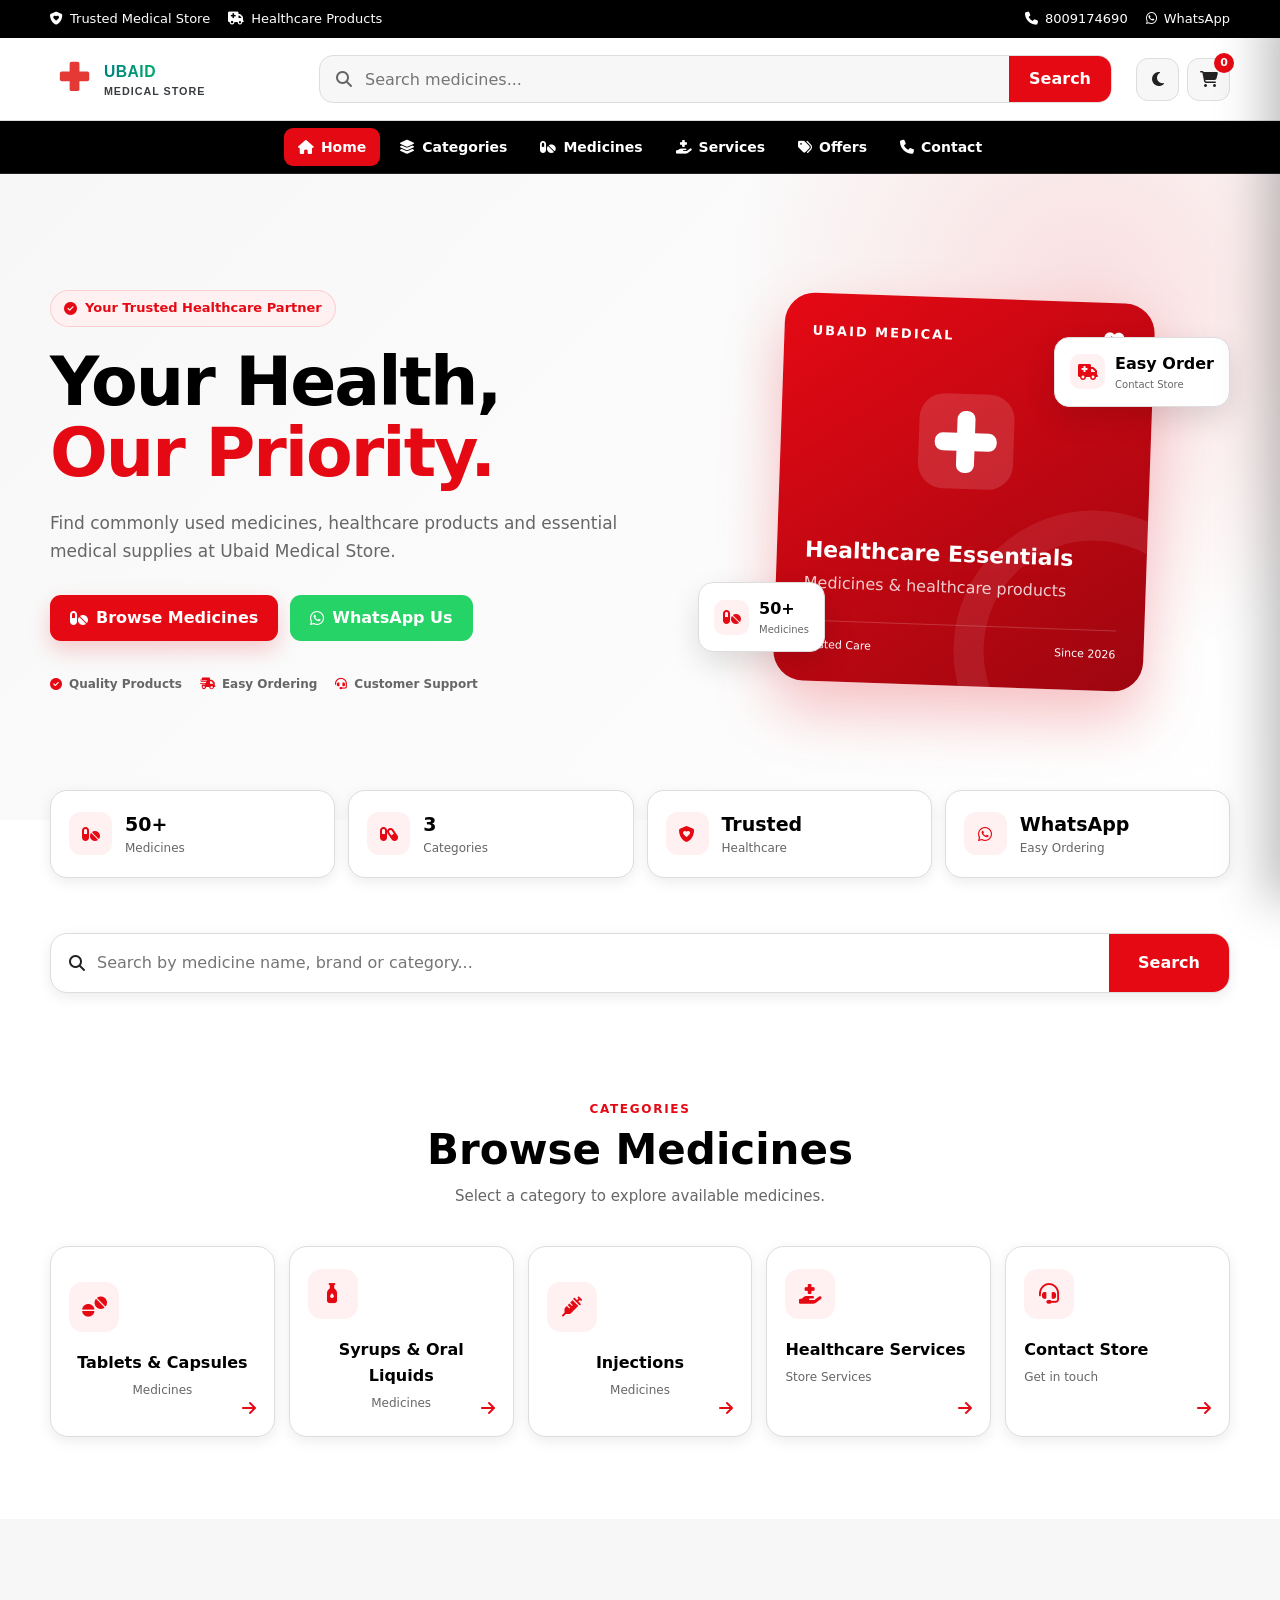
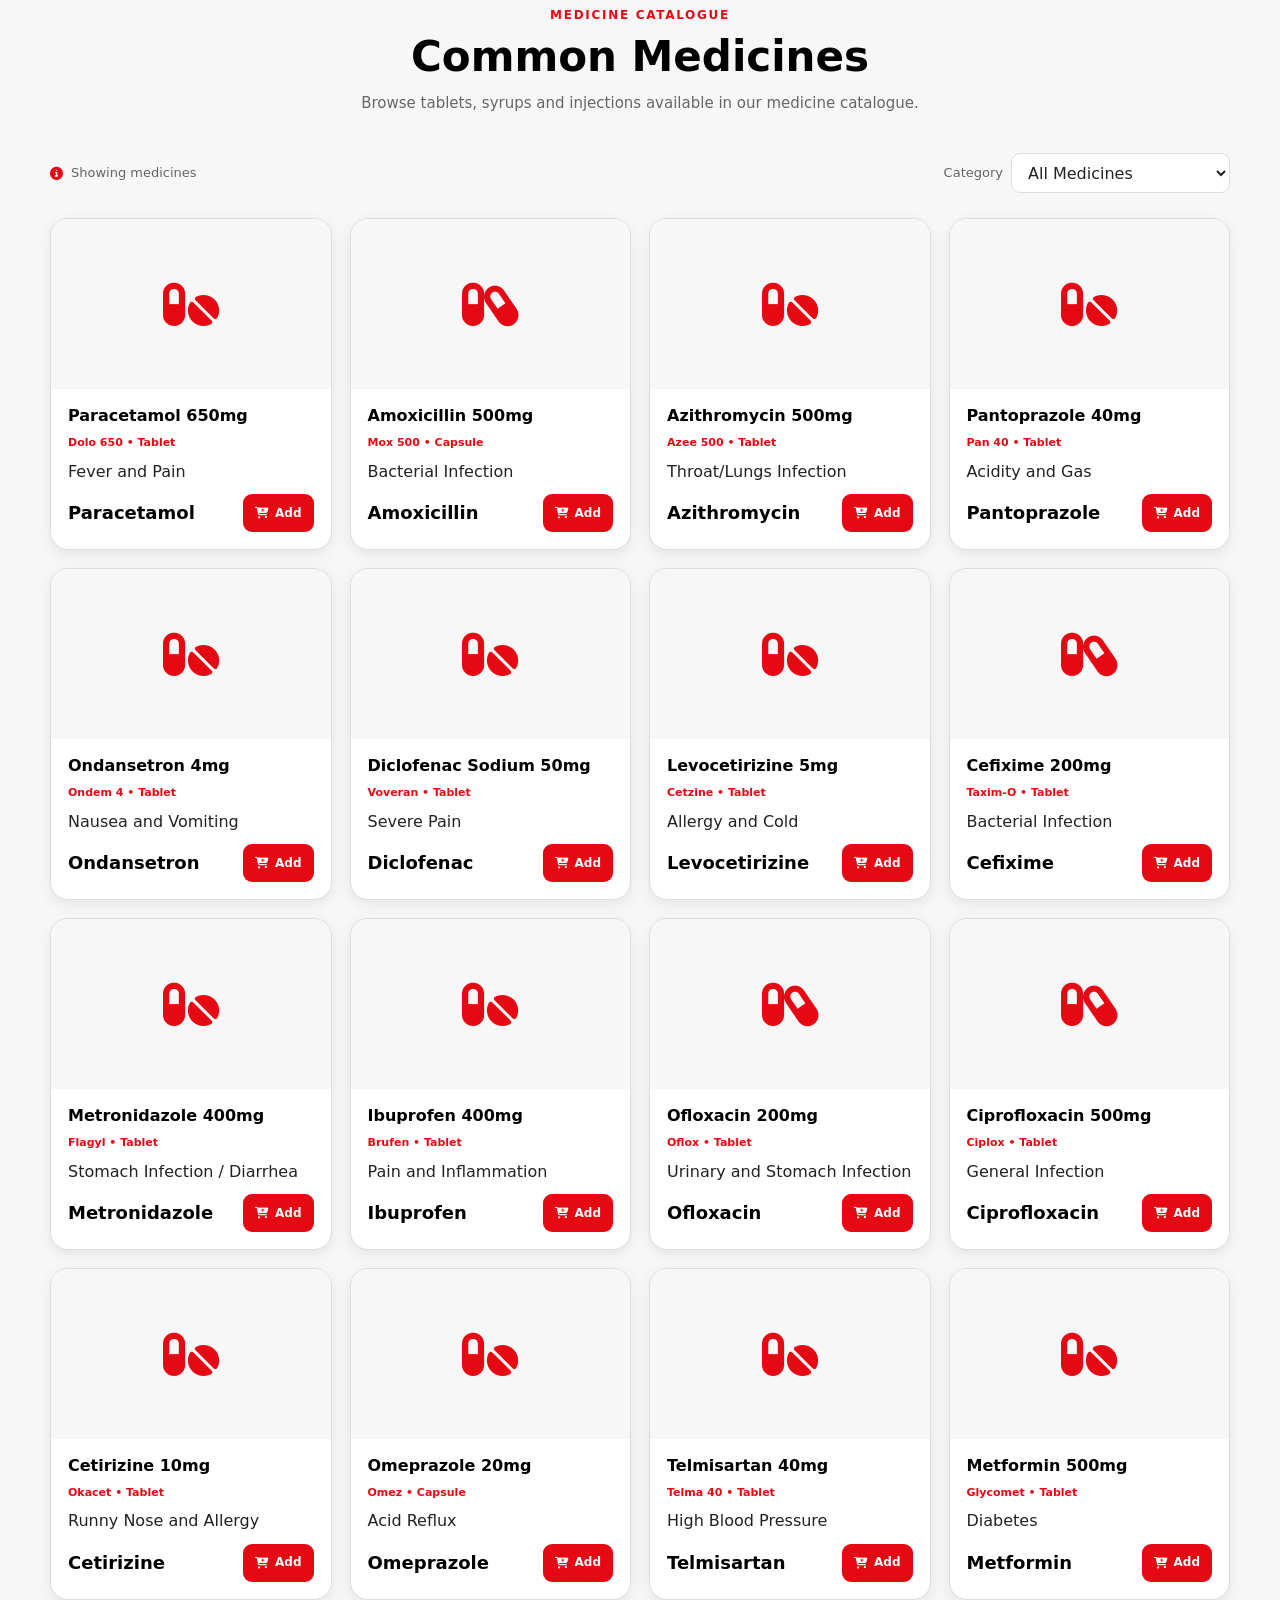
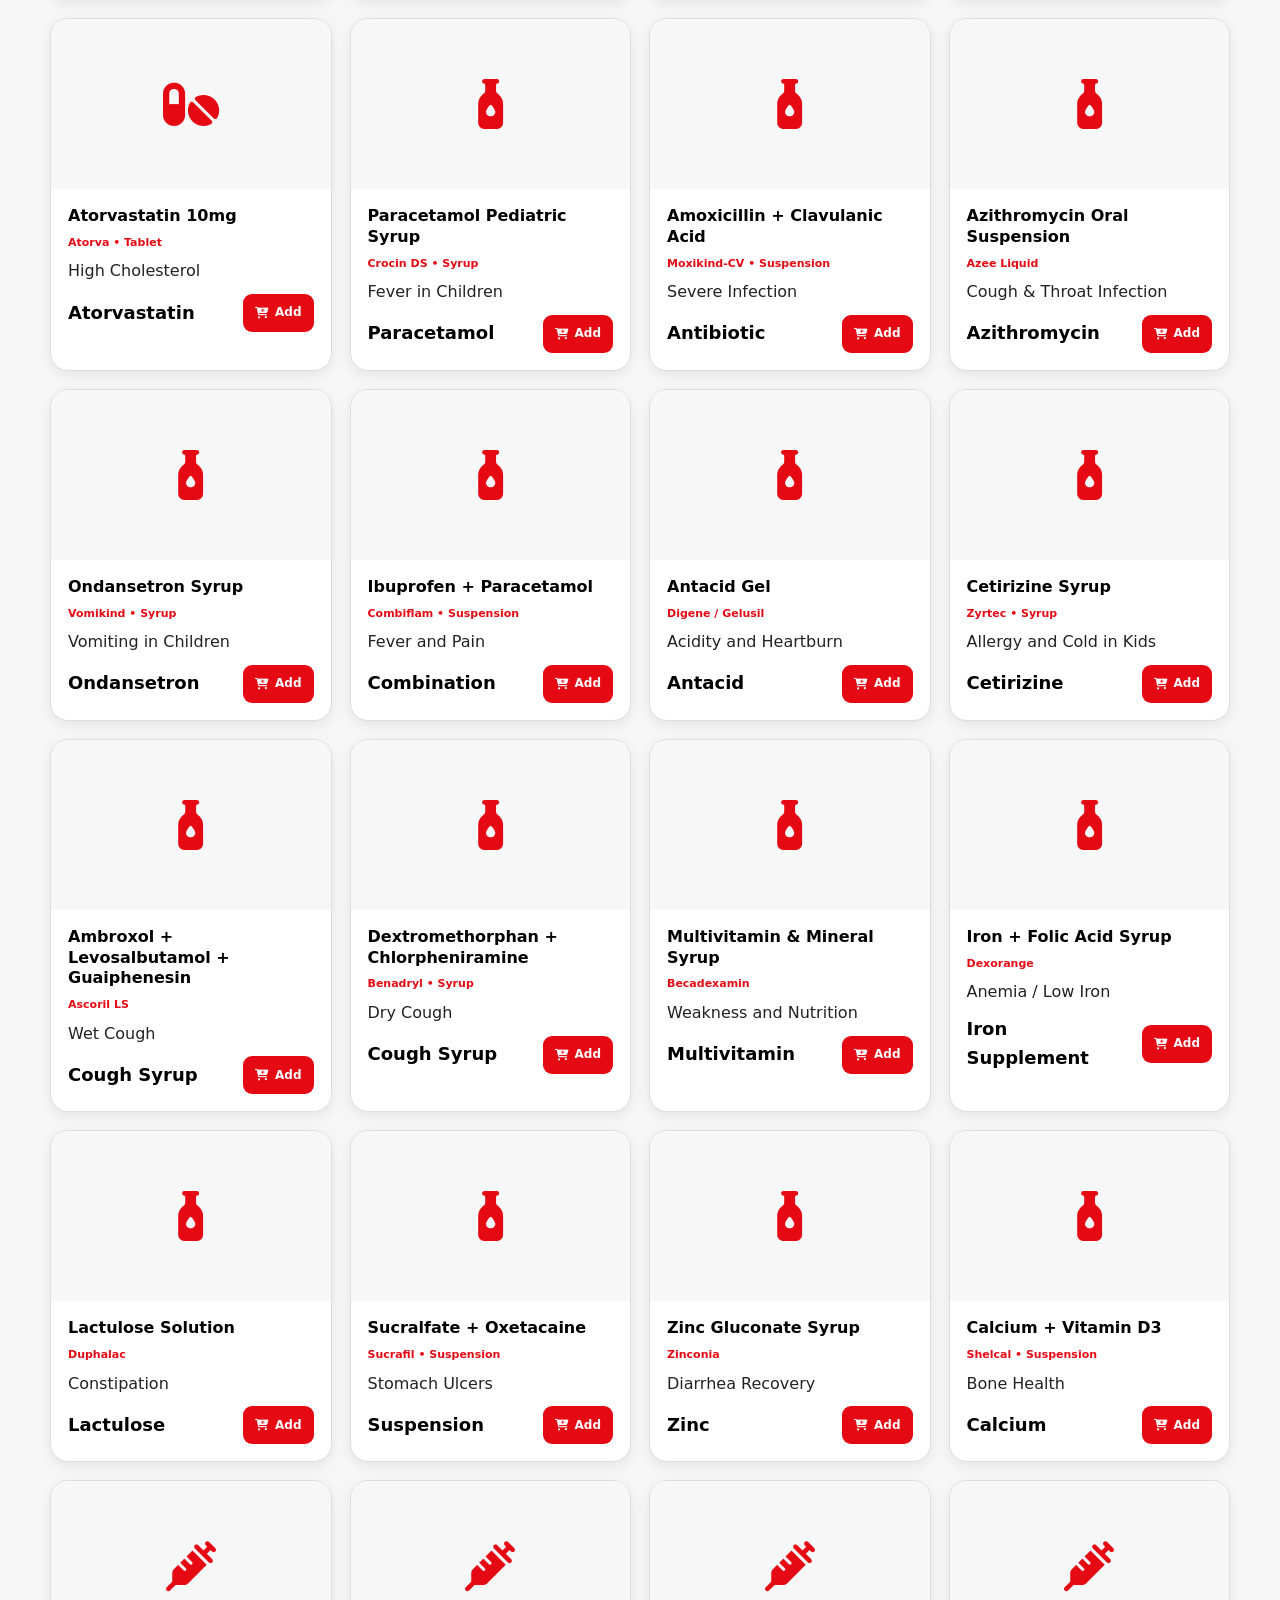
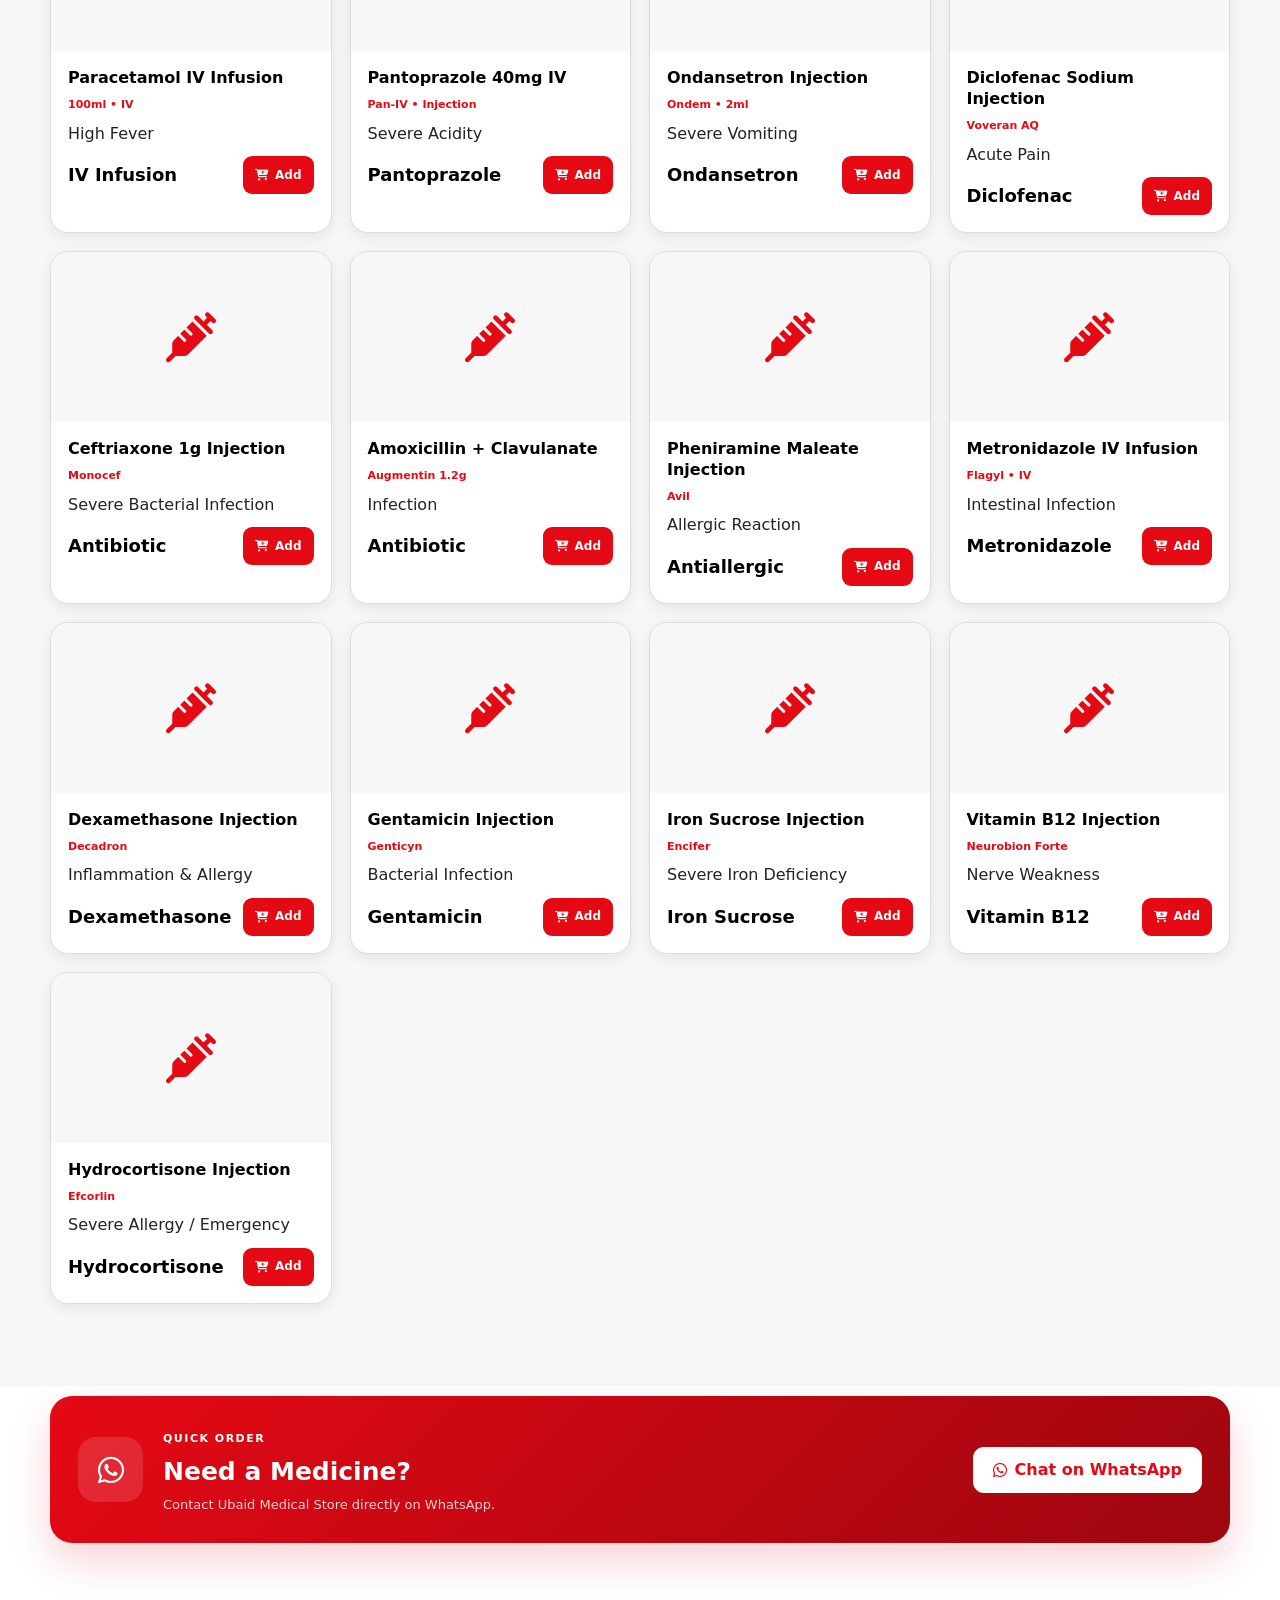
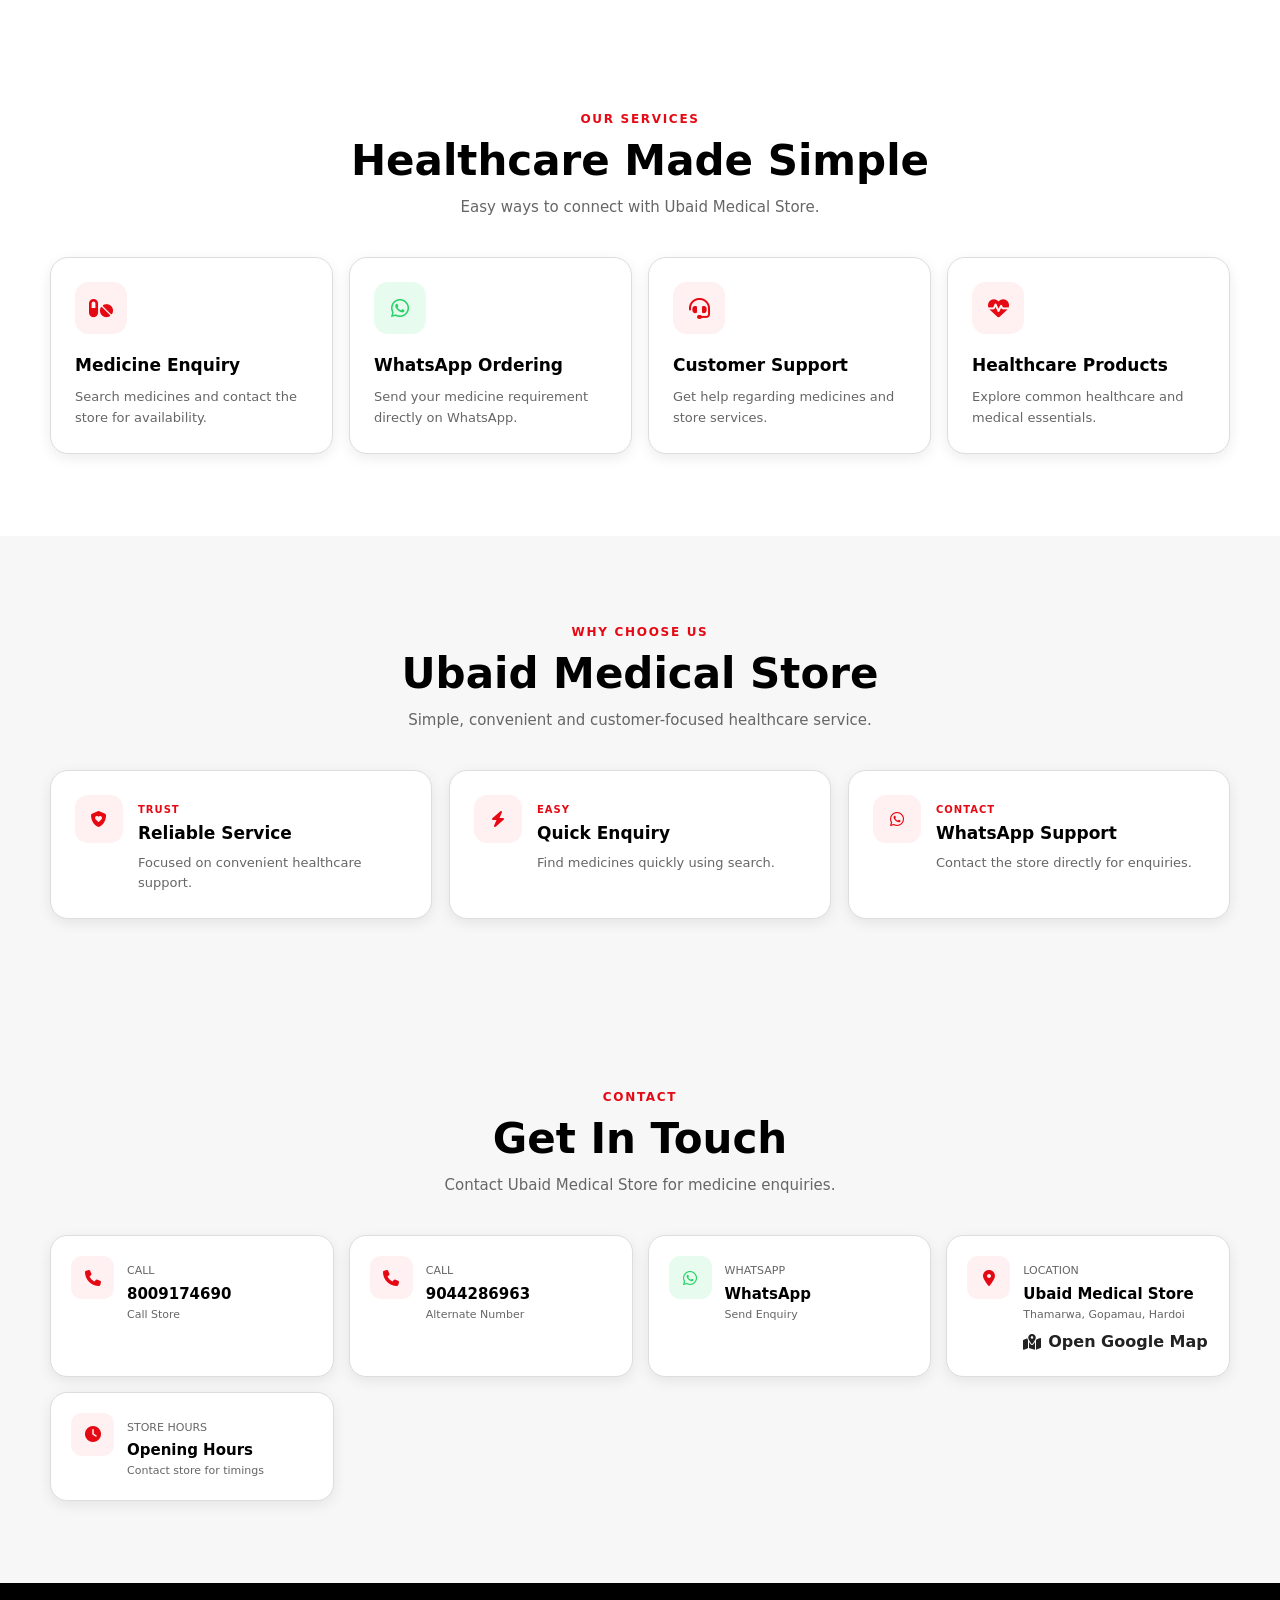
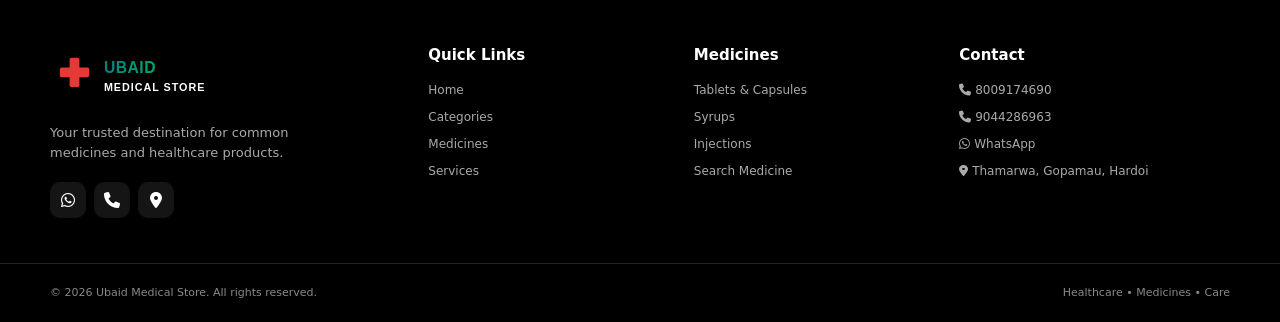
<file: index.html>
<!DOCTYPE html>
<html lang="hi">
<head>
    <meta charset="UTF-8">
    <meta name="viewport" content="width=device-width, initial-scale=1.0">
    <title>Ubaid Medical Store | Trusted Healthcare & Pharmacy in Hardoi</title>

    <!-- Google Indexing & SEO Meta Tags -->
    <meta name="description" content="Ubaid Medical Store - Medicines, healthcare products and medical supplies in Thamarwa, Gopamau, Hardoi. Call: +91 9044286963 / 8009174690">
    <meta name="keywords" content="Ubaid Medical Store, Medical Store Hardoi, Pharmacy Thamarwa, Medical Store Gopamau, Genuine Medicines Hardoi">
    <meta name="author" content="Ubaid Medical Store">
    <meta name="robots" content="index, follow">

    <!-- Canonical URL -->
    <link rel="canonical" href="https://ubaidmedicalstore787.github.io/UBAID_MEDICAL_STORE/">

    <!-- Social Sharing / WhatsApp Preview -->
    <meta property="og:type" content="website">
    <meta property="og:title" content="Ubaid Medical Store - Trusted Pharmacy in Hardoi">
    <meta property="og:description" content="Quality Medicines & Genuine Healthcare Products. Contact +91 9044286963">
    <meta property="og:url" content="https://ubaidmedicalstore787.github.io/UBAID_MEDICAL_STORE/">
    <meta property="og:site_name" content="Ubaid Medical Store">

    <!-- Google Local Business Schema -->
    <script type="application/ld+json">
    {
      "@context": "https://schema.org",
      "@type": "Pharmacy",
      "name": "Ubaid Medical Store",
      "url": "https://ubaidmedicalstore787.github.io/UBAID_MEDICAL_STORE/",
      "telephone": "+919044286963",
      "address": {
        "@type": "PostalAddress",
        "streetAddress": "Thamarwa",
        "addressLocality": "Gopamau, Hardoi",
        "addressRegion": "UP",
        "postalCode": "241001",
        "addressCountry": "IN"
      }
    }
    </script>

    <link rel="stylesheet" href="https://cdnjs.cloudflare.com/ajax/libs/font-awesome/6.5.2/css/all.min.css">
    <link rel="stylesheet" href="style.css">

    <style>
        /* =====================================================
           UBAID MEDICAL STORE LOGO
        ===================================================== */
        .site-logo-svg {
            width: 245px;
            height: auto;
            display: block;
        }

        .logo {
            display: flex;
            align-items: center;
            text-decoration: none;
        }

        /* =====================================================
           LOCATION / MAP
        ===================================================== */
        .map-link {
            display: inline-flex;
            align-items: center;
            gap: 7px;
            margin-top: 6px;
            font-weight: 700;
            text-decoration: none;
        }

        .second-phone {
            margin-top: 5px;
        }

        @media (max-width: 600px) {
            .site-logo-svg {
                width: 190px;
            }
        }
    </style>
</head>
<body>

<!-- TOP BAR -->
<div class="top-bar">
    <div class="container top-bar-content">
        <div class="top-left">
            <span>
                <i class="fa-solid fa-shield-heart"></i>
                Trusted Medical Store
            </span>
            <span>
                <i class="fa-solid fa-truck-medical"></i>
                Healthcare Products
            </span>
        </div>
        <div class="top-right">
            <a href="tel:+918009174690">
                <i class="fa-solid fa-phone"></i>
                8009174690
            </a>
            <a href="https://wa.me/918009174690" target="_blank" rel="noopener">
                <i class="fa-brands fa-whatsapp"></i>
                WhatsApp
            </a>
        </div>
    </div>
</div>

<!-- HEADER -->
<header class="header">
    <div class="container header-content">

        <!-- UBAID MEDICAL STORE LOGO -->
        <a href="#home" class="logo" aria-label="UBAID MEDICAL STORE">
            <svg class="site-logo-svg" viewBox="0 0 500 130" xmlns="http://www.w3.org/2000/svg">
                <defs>
                    <linearGradient id="medGrad" x1="0%" y1="0%" x2="100%" y2="0%">
                        <stop offset="0%" stop-color="#008080"/>
                        <stop offset="100%" stop-color="#00A86B"/>
                    </linearGradient>
                </defs>
                <!-- Red Cross Icon -->
                <g transform="translate(15, 25)">
                    <rect x="25" y="5" width="20" height="60" rx="4" fill="#E53935"/>
                    <rect x="5" y="25" width="60" height="20" rx="4" fill="#E53935"/>
                </g>
                <text x="110" y="62" font-family="Arial Black, Arial, sans-serif" font-weight="900" font-size="32" fill="url(#medGrad)" letter-spacing="1">
                    UBAID
                </text>
                <text x="110" y="98" font-family="Arial, sans-serif" font-weight="700" font-size="22" fill="#3A3D40" letter-spacing="2">
                    MEDICAL STORE
                </text>
            </svg>
        </a>

        <!-- SEARCH -->
        <form class="header-search" id="headerSearch">
            <i class="fa-solid fa-magnifying-glass"></i>
            <input type="search" id="headerSearchInput" placeholder="Search medicines..." autocomplete="off">
            <button type="submit">Search</button>
        </form>

        <!-- ACTIONS -->
        <div class="header-actions">
            <button class="header-icon-btn" id="darkModeBtn" type="button" title="Dark Mode" aria-label="Toggle Dark Mode">
                <i class="fa-solid fa-moon"></i>
            </button>
            <button class="cart-button" id="cartBtn" type="button" title="Cart" aria-label="Open Cart">
                <i class="fa-solid fa-cart-shopping"></i>
                <span id="cartCount">0</span>
            </button>
            <button class="mobile-menu-btn" id="mobileMenuBtn" type="button" title="Menu" aria-label="Toggle Navigation Menu">
                <i class="fa-solid fa-bars"></i>
            </button>
        </div>
    </div>

    <!-- MOBILE SEARCH -->
    <div class="container mobile-search">
        <form class="mobile-search-box" id="mobileSearch">
            <i class="fa-solid fa-magnifying-glass"></i>
            <input type="search" id="mobileSearchInput" placeholder="Search medicines..." autocomplete="off">
            <button type="submit" aria-label="Search Medicine">
                <i class="fa-solid fa-arrow-right"></i>
            </button>
        </form>
    </div>
</header>

<!-- NAVIGATION -->
<nav class="nav" id="mainNav">
    <div class="container nav-links">
        <a href="#home" class="active"><i class="fa-solid fa-house"></i> Home</a>
        <a href="#categories"><i class="fa-solid fa-layer-group"></i> Categories</a>
        <a href="#medicines"><i class="fa-solid fa-pills"></i> Medicines</a>
        <a href="#services"><i class="fa-solid fa-hand-holding-medical"></i> Services</a>
        <a href="#offers"><i class="fa-solid fa-tags"></i> Offers</a>
        <a href="#contact"><i class="fa-solid fa-phone"></i> Contact</a>
    </div>
</nav>

<!-- OVERLAY -->
<div class="overlay" id="overlay"></div>

<!-- MAIN CONTENT -->
<main>

    <!-- HERO -->
    <section class="hero" id="home">
        <div class="container hero-content">
            <div class="hero-text">
                <div class="hero-badge">
                    <i class="fa-solid fa-circle-check"></i> Your Trusted Healthcare Partner
                </div>
                <h1>Your Health, <span>Our Priority.</span></h1>
                <p>Find commonly used medicines, healthcare products and essential medical supplies at Ubaid Medical Store.</p>
                <div class="hero-buttons">
                    <a href="#medicines" class="btn btn-primary">
                        <i class="fa-solid fa-pills"></i> Browse Medicines
                    </a>
                    <a href="https://wa.me/918009174690" target="_blank" rel="noopener" class="btn whatsapp-btn">
                        <i class="fa-brands fa-whatsapp"></i> WhatsApp Us
                    </a>
                </div>
                <div class="hero-trust">
                    <div><i class="fa-solid fa-circle-check"></i> Quality Products</div>
                    <div><i class="fa-solid fa-truck-fast"></i> Easy Ordering</div>
                    <div><i class="fa-solid fa-headset"></i> Customer Support</div>
                </div>
            </div>

            <div class="hero-visual">
                <div class="hero-glow"></div>
                <div class="medical-card">
                    <div class="medical-card-top">
                        <span>UBAID MEDICAL</span>
                        <i class="fa-solid fa-heart-pulse"></i>
                    </div>
                    <div class="medical-symbol">
                        <div class="big-cross">
                            <span></span>
                            <span></span>
                        </div>
                    </div>
                    <h3>Healthcare Essentials</h3>
                    <p>Medicines & healthcare products</p>
                    <div class="medical-card-bottom">
                        <span>Trusted Care</span>
                        <span>Since 2026</span>
                    </div>
                </div>

                <div class="floating-card floating-card-one">
                    <i class="fa-solid fa-pills"></i>
                    <div>
                        <strong>50+</strong>
                        <small>Medicines</small>
                    </div>
                </div>

                <div class="floating-card floating-card-two">
                    <i class="fa-solid fa-truck-medical"></i>
                    <div>
                        <strong>Easy Order</strong>
                        <small>Contact Store</small>
                    </div>
                </div>
            </div>
        </div>
    </section>

    <!-- STATS -->
    <section class="stats">
        <div class="container stats-grid">
            <div class="stat-card">
                <div class="stat-icon"><i class="fa-solid fa-pills"></i></div>
                <div><strong>50+</strong><span>Medicines</span></div>
            </div>
            <div class="stat-card">
                <div class="stat-icon"><i class="fa-solid fa-capsules"></i></div>
                <div><strong>3</strong><span>Categories</span></div>
            </div>
            <div class="stat-card">
                <div class="stat-icon"><i class="fa-solid fa-shield-heart"></i></div>
                <div><strong>Trusted</strong><span>Healthcare</span></div>
            </div>
            <div class="stat-card">
                <div class="stat-icon"><i class="fa-brands fa-whatsapp"></i></div>
                <div><strong>WhatsApp</strong><span>Easy Ordering</span></div>
            </div>
        </div>
    </section>

    <!-- SEARCH SECTION -->
    <section class="search-section">
        <div class="container">
            <form class="search-box" id="mainSearch">
                <div class="search-content">
                    <i class="fa-solid fa-magnifying-glass"></i>
                    <input type="search" id="mainSearchInput" placeholder="Search by medicine name, brand or category..." autocomplete="off">
                </div>
                <button type="submit" class="search-main-btn">Search</button>
            </form>
        </div>
    </section>

    <!-- CATEGORIES -->
    <section class="section" id="categories">
        <div class="container">
            <div class="section-heading">
                <span>Categories</span>
                <h2>Browse Medicines</h2>
                <p>Select a category to explore available medicines.</p>
            </div>

            <div class="category-grid">
                <button class="category-card" type="button" data-category="tablet">
                    <div class="category-icon"><i class="fa-solid fa-tablets"></i></div>
                    <h3>Tablets & Capsules</h3>
                    <span>Medicines</span>
                    <i class="fa-solid fa-arrow-right category-arrow"></i>
                </button>

                <button class="category-card" type="button" data-category="syrup">
                    <div class="category-icon"><i class="fa-solid fa-bottle-droplet"></i></div>
                    <h3>Syrups & Oral Liquids</h3>
                    <span>Medicines</span>
                    <i class="fa-solid fa-arrow-right category-arrow"></i>
                </button>

                <button class="category-card" type="button" data-category="injection">
                    <div class="category-icon"><i class="fa-solid fa-syringe"></i></div>
                    <h3>Injections</h3>
                    <span>Medicines</span>
                    <i class="fa-solid fa-arrow-right category-arrow"></i>
                </button>

                <a href="#services" class="category-card">
                    <div class="category-icon"><i class="fa-solid fa-hand-holding-medical"></i></div>
                    <h3>Healthcare Services</h3>
                    <span>Store Services</span>
                    <i class="fa-solid fa-arrow-right category-arrow"></i>
                </a>

                <a href="#contact" class="category-card">
                    <div class="category-icon"><i class="fa-solid fa-headset"></i></div>
                    <h3>Contact Store</h3>
                    <span>Get in touch</span>
                    <i class="fa-solid fa-arrow-right category-arrow"></i>
                </a>
            </div>
        </div>
    </section>

    <!-- MEDICINES -->
    <section class="section medicines-section" id="medicines">
        <div class="container">
            <div class="section-heading">
                <span>Medicine Catalogue</span>
                <h2>Common Medicines</h2>
                <p>Browse tablets, syrups and injections available in our medicine catalogue.</p>
            </div>

            <div class="medicine-toolbar">
                <div class="medicine-result">
                    <i class="fa-solid fa-circle-info"></i>
                    <span id="medicineResult">Showing medicines</span>
                </div>
                <div class="medicine-filter">
                    <label for="medicineFilter">Category</label>
                    <select id="medicineFilter">
                        <option value="all">All Medicines</option>
                        <option value="tablet">Tablets & Capsules</option>
                        <option value="syrup">Syrups & Oral Liquids</option>
                        <option value="injection">Injections</option>
                    </select>
                </div>
            </div>

            <!-- PRODUCT GRID -->
            <div class="products-grid" id="productsGrid">

                <!-- TABLETS -->
                <article class="product-card" data-category="tablet" data-name="Paracetamol Dolo 650">
                    <div class="product-image"><i class="fa-solid fa-pills"></i></div>
                    <div class="product-info">
                        <h3>Paracetamol 650mg</h3>
                        <span class="product-category">Dolo 650 • Tablet</span>
                        <p>Fever and Pain</p>
                        <div class="product-price">
                            <strong>Paracetamol</strong>
                            <button class="add-cart-btn" data-medicine="Paracetamol 650mg (Dolo 650)">
                                <i class="fa-solid fa-cart-plus"></i> Add
                            </button>
                        </div>
                    </div>
                </article>

                <article class="product-card" data-category="tablet" data-name="Amoxicillin Mox 500">
                    <div class="product-image"><i class="fa-solid fa-capsules"></i></div>
                    <div class="product-info">
                        <h3>Amoxicillin 500mg</h3>
                        <span class="product-category">Mox 500 • Capsule</span>
                        <p>Bacterial Infection</p>
                        <div class="product-price">
                            <strong>Amoxicillin</strong>
                            <button class="add-cart-btn" data-medicine="Amoxicillin 500mg (Mox 500)">
                                <i class="fa-solid fa-cart-plus"></i> Add
                            </button>
                        </div>
                    </div>
                </article>

                <article class="product-card" data-category="tablet" data-name="Azithromycin Azee 500">
                    <div class="product-image"><i class="fa-solid fa-pills"></i></div>
                    <div class="product-info">
                        <h3>Azithromycin 500mg</h3>
                        <span class="product-category">Azee 500 • Tablet</span>
                        <p>Throat/Lungs Infection</p>
                        <div class="product-price">
                            <strong>Azithromycin</strong>
                            <button class="add-cart-btn" data-medicine="Azithromycin 500mg (Azee 500)">
                                <i class="fa-solid fa-cart-plus"></i> Add
                            </button>
                        </div>
                    </div>
                </article>

                <article class="product-card" data-category="tablet" data-name="Pantoprazole Pan 40">
                    <div class="product-image"><i class="fa-solid fa-pills"></i></div>
                    <div class="product-info">
                        <h3>Pantoprazole 40mg</h3>
                        <span class="product-category">Pan 40 • Tablet</span>
                        <p>Acidity and Gas</p>
                        <div class="product-price">
                            <strong>Pantoprazole</strong>
                            <button class="add-cart-btn" data-medicine="Pantoprazole 40mg (Pan 40)">
                                <i class="fa-solid fa-cart-plus"></i> Add
                            </button>
                        </div>
                    </div>
                </article>

                <article class="product-card" data-category="tablet" data-name="Ondansetron Ondem 4">
                    <div class="product-image"><i class="fa-solid fa-pills"></i></div>
                    <div class="product-info">
                        <h3>Ondansetron 4mg</h3>
                        <span class="product-category">Ondem 4 • Tablet</span>
                        <p>Nausea and Vomiting</p>
                        <div class="product-price">
                            <strong>Ondansetron</strong>
                            <button class="add-cart-btn" data-medicine="Ondansetron 4mg (Ondem 4)">
                                <i class="fa-solid fa-cart-plus"></i> Add
                            </button>
                        </div>
                    </div>
                </article>

                <article class="product-card" data-category="tablet" data-name="Diclofenac Voveran">
                    <div class="product-image"><i class="fa-solid fa-pills"></i></div>
                    <div class="product-info">
                        <h3>Diclofenac Sodium 50mg</h3>
                        <span class="product-category">Voveran • Tablet</span>
                        <p>Severe Pain</p>
                        <div class="product-price">
                            <strong>Diclofenac</strong>
                            <button class="add-cart-btn" data-medicine="Diclofenac Sodium 50mg (Voveran)">
                                <i class="fa-solid fa-cart-plus"></i> Add
                            </button>
                        </div>
                    </div>
                </article>

                <article class="product-card" data-category="tablet" data-name="Levocetirizine Cetzine">
                    <div class="product-image"><i class="fa-solid fa-pills"></i></div>
                    <div class="product-info">
                        <h3>Levocetirizine 5mg</h3>
                        <span class="product-category">Cetzine • Tablet</span>
                        <p>Allergy and Cold</p>
                        <div class="product-price">
                            <strong>Levocetirizine</strong>
                            <button class="add-cart-btn" data-medicine="Levocetirizine 5mg (Cetzine)">
                                <i class="fa-solid fa-cart-plus"></i> Add
                            </button>
                        </div>
                    </div>
                </article>

                <article class="product-card" data-category="tablet" data-name="Cefixime Taxim O">
                    <div class="product-image"><i class="fa-solid fa-capsules"></i></div>
                    <div class="product-info">
                        <h3>Cefixime 200mg</h3>
                        <span class="product-category">Taxim-O • Tablet</span>
                        <p>Bacterial Infection</p>
                        <div class="product-price">
                            <strong>Cefixime</strong>
                            <button class="add-cart-btn" data-medicine="Cefixime 200mg (Taxim-O)">
                                <i class="fa-solid fa-cart-plus"></i> Add
                            </button>
                        </div>
                    </div>
                </article>

                <article class="product-card" data-category="tablet" data-name="Metronidazole Flagyl">
                    <div class="product-image"><i class="fa-solid fa-pills"></i></div>
                    <div class="product-info">
                        <h3>Metronidazole 400mg</h3>
                        <span class="product-category">Flagyl • Tablet</span>
                        <p>Stomach Infection / Diarrhea</p>
                        <div class="product-price">
                            <strong>Metronidazole</strong>
                            <button class="add-cart-btn" data-medicine="Metronidazole 400mg (Flagyl)">
                                <i class="fa-solid fa-cart-plus"></i> Add
                            </button>
                        </div>
                    </div>
                </article>

                <article class="product-card" data-category="tablet" data-name="Ibuprofen Brufen">
                    <div class="product-image"><i class="fa-solid fa-pills"></i></div>
                    <div class="product-info">
                        <h3>Ibuprofen 400mg</h3>
                        <span class="product-category">Brufen • Tablet</span>
                        <p>Pain and Inflammation</p>
                        <div class="product-price">
                            <strong>Ibuprofen</strong>
                            <button class="add-cart-btn" data-medicine="Ibuprofen 400mg (Brufen)">
                                <i class="fa-solid fa-cart-plus"></i> Add
                            </button>
                        </div>
                    </div>
                </article>

                <article class="product-card" data-category="tablet" data-name="Ofloxacin Oflox">
                    <div class="product-image"><i class="fa-solid fa-capsules"></i></div>
                    <div class="product-info">
                        <h3>Ofloxacin 200mg</h3>
                        <span class="product-category">Oflox • Tablet</span>
                        <p>Urinary and Stomach Infection</p>
                        <div class="product-price">
                            <strong>Ofloxacin</strong>
                            <button class="add-cart-btn" data-medicine="Ofloxacin 200mg (Oflox)">
                                <i class="fa-solid fa-cart-plus"></i> Add
                            </button>
                        </div>
                    </div>
                </article>

                <article class="product-card" data-category="tablet" data-name="Ciprofloxacin Ciplox">
                    <div class="product-image"><i class="fa-solid fa-capsules"></i></div>
                    <div class="product-info">
                        <h3>Ciprofloxacin 500mg</h3>
                        <span class="product-category">Ciplox • Tablet</span>
                        <p>General Infection</p>
                        <div class="product-price">
                            <strong>Ciprofloxacin</strong>
                            <button class="add-cart-btn" data-medicine="Ciprofloxacin 500mg (Ciplox)">
                                <i class="fa-solid fa-cart-plus"></i> Add
                            </button>
                        </div>
                    </div>
                </article>

                <article class="product-card" data-category="tablet" data-name="Cetirizine Okacet">
                    <div class="product-image"><i class="fa-solid fa-pills"></i></div>
                    <div class="product-info">
                        <h3>Cetirizine 10mg</h3>
                        <span class="product-category">Okacet • Tablet</span>
                        <p>Runny Nose and Allergy</p>
                        <div class="product-price">
                            <strong>Cetirizine</strong>
                            <button class="add-cart-btn" data-medicine="Cetirizine 10mg (Okacet)">
                                <i class="fa-solid fa-cart-plus"></i> Add
                            </button>
                        </div>
                    </div>
                </article>

                <article class="product-card" data-category="tablet" data-name="Omeprazole Omez">
                    <div class="product-image"><i class="fa-solid fa-pills"></i></div>
                    <div class="product-info">
                        <h3>Omeprazole 20mg</h3>
                        <span class="product-category">Omez • Capsule</span>
                        <p>Acid Reflux</p>
                        <div class="product-price">
                            <strong>Omeprazole</strong>
                            <button class="add-cart-btn" data-medicine="Omeprazole 20mg (Omez)">
                                <i class="fa-solid fa-cart-plus"></i> Add
                            </button>
                        </div>
                    </div>
                </article>

                <article class="product-card" data-category="tablet" data-name="Telmisartan Telma 40">
                    <div class="product-image"><i class="fa-solid fa-pills"></i></div>
                    <div class="product-info">
                        <h3>Telmisartan 40mg</h3>
                        <span class="product-category">Telma 40 • Tablet</span>
                        <p>High Blood Pressure</p>
                        <div class="product-price">
                            <strong>Telmisartan</strong>
                            <button class="add-cart-btn" data-medicine="Telmisartan 40mg (Telma 40)">
                                <i class="fa-solid fa-cart-plus"></i> Add
                            </button>
                        </div>
                    </div>
                </article>

                <article class="product-card" data-category="tablet" data-name="Metformin Glycomet">
                    <div class="product-image"><i class="fa-solid fa-pills"></i></div>
                    <div class="product-info">
                        <h3>Metformin 500mg</h3>
                        <span class="product-category">Glycomet • Tablet</span>
                        <p>Diabetes</p>
                        <div class="product-price">
                            <strong>Metformin</strong>
                            <button class="add-cart-btn" data-medicine="Metformin 500mg (Glycomet)">
                                <i class="fa-solid fa-cart-plus"></i> Add
                            </button>
                        </div>
                    </div>
                </article>

                <article class="product-card" data-category="tablet" data-name="Atorvastatin Atorva">
                    <div class="product-image"><i class="fa-solid fa-pills"></i></div>
                    <div class="product-info">
                        <h3>Atorvastatin 10mg</h3>
                        <span class="product-category">Atorva • Tablet</span>
                        <p>High Cholesterol</p>
                        <div class="product-price">
                            <strong>Atorvastatin</strong>
                            <button class="add-cart-btn" data-medicine="Atorvastatin 10mg (Atorva)">
                                <i class="fa-solid fa-cart-plus"></i> Add
                            </button>
                        </div>
                    </div>
                </article>

                <!-- SYRUPS -->
                <article class="product-card" data-category="syrup" data-name="Paracetamol Crocin DS">
                    <div class="product-image"><i class="fa-solid fa-bottle-droplet"></i></div>
                    <div class="product-info">
                        <h3>Paracetamol Pediatric Syrup</h3>
                        <span class="product-category">Crocin DS • Syrup</span>
                        <p>Fever in Children</p>
                        <div class="product-price">
                            <strong>Paracetamol</strong>
                            <button class="add-cart-btn" data-medicine="Paracetamol Pediatric Syrup (Crocin DS)">
                                <i class="fa-solid fa-cart-plus"></i> Add
                            </button>
                        </div>
                    </div>
                </article>

                <article class="product-card" data-category="syrup" data-name="Moxikind CV">
                    <div class="product-image"><i class="fa-solid fa-bottle-droplet"></i></div>
                    <div class="product-info">
                        <h3>Amoxicillin + Clavulanic Acid</h3>
                        <span class="product-category">Moxikind-CV • Suspension</span>
                        <p>Severe Infection</p>
                        <div class="product-price">
                            <strong>Antibiotic</strong>
                            <button class="add-cart-btn" data-medicine="Amoxicillin & Clavulanic Acid Suspension (Moxikind-CV)">
                                <i class="fa-solid fa-cart-plus"></i> Add
                            </button>
                        </div>
                    </div>
                </article>

                <article class="product-card" data-category="syrup" data-name="Azee Liquid">
                    <div class="product-image"><i class="fa-solid fa-bottle-droplet"></i></div>
                    <div class="product-info">
                        <h3>Azithromycin Oral Suspension</h3>
                        <span class="product-category">Azee Liquid</span>
                        <p>Cough & Throat Infection</p>
                        <div class="product-price">
                            <strong>Azithromycin</strong>
                            <button class="add-cart-btn" data-medicine="Azithromycin Oral Suspension (Azee Liquid)">
                                <i class="fa-solid fa-cart-plus"></i> Add
                            </button>
                        </div>
                    </div>
                </article>

                <article class="product-card" data-category="syrup" data-name="Vomikind">
                    <div class="product-image"><i class="fa-solid fa-bottle-droplet"></i></div>
                    <div class="product-info">
                        <h3>Ondansetron Syrup</h3>
                        <span class="product-category">Vomikind • Syrup</span>
                        <p>Vomiting in Children</p>
                        <div class="product-price">
                            <strong>Ondansetron</strong>
                            <button class="add-cart-btn" data-medicine="Ondansetron Syrup (Vomikind)">
                                <i class="fa-solid fa-cart-plus"></i> Add
                            </button>
                        </div>
                    </div>
                </article>

                <article class="product-card" data-category="syrup" data-name="Combiflam Syrup">
                    <div class="product-image"><i class="fa-solid fa-bottle-droplet"></i></div>
                    <div class="product-info">
                        <h3>Ibuprofen + Paracetamol</h3>
                        <span class="product-category">Combiflam • Suspension</span>
                        <p>Fever and Pain</p>
                        <div class="product-price">
                            <strong>Combination</strong>
                            <button class="add-cart-btn" data-medicine="Ibuprofen + Paracetamol Suspension (Combiflam)">
                                <i class="fa-solid fa-cart-plus"></i> Add
                            </button>
                        </div>
                    </div>
                </article>

                <article class="product-card" data-category="syrup" data-name="Digene Gelusil">
                    <div class="product-image"><i class="fa-solid fa-bottle-droplet"></i></div>
                    <div class="product-info">
                        <h3>Antacid Gel</h3>
                        <span class="product-category">Digene / Gelusil</span>
                        <p>Acidity and Heartburn</p>
                        <div class="product-price">
                            <strong>Antacid</strong>
                            <button class="add-cart-btn" data-medicine="Antacid Gel (Digene / Gelusil)">
                                <i class="fa-solid fa-cart-plus"></i> Add
                            </button>
                        </div>
                    </div>
                </article>

                <article class="product-card" data-category="syrup" data-name="Zyrtec">
                    <div class="product-image"><i class="fa-solid fa-bottle-droplet"></i></div>
                    <div class="product-info">
                        <h3>Cetirizine Syrup</h3>
                        <span class="product-category">Zyrtec • Syrup</span>
                        <p>Allergy and Cold in Kids</p>
                        <div class="product-price">
                            <strong>Cetirizine</strong>
                            <button class="add-cart-btn" data-medicine="Cetirizine Syrup (Zyrtec)">
                                <i class="fa-solid fa-cart-plus"></i> Add
                            </button>
                        </div>
                    </div>
                </article>

                <article class="product-card" data-category="syrup" data-name="Ascoril LS">
                    <div class="product-image"><i class="fa-solid fa-bottle-droplet"></i></div>
                    <div class="product-info">
                        <h3>Ambroxol + Levosalbutamol + Guaiphenesin</h3>
                        <span class="product-category">Ascoril LS</span>
                        <p>Wet Cough</p>
                        <div class="product-price">
                            <strong>Cough Syrup</strong>
                            <button class="add-cart-btn" data-medicine="Ambroxol + Levosalbutamol + Guaiphenesin (Ascoril LS)">
                                <i class="fa-solid fa-cart-plus"></i> Add
                            </button>
                        </div>
                    </div>
                </article>

                <article class="product-card" data-category="syrup" data-name="Benadryl">
                    <div class="product-image"><i class="fa-solid fa-bottle-droplet"></i></div>
                    <div class="product-info">
                        <h3>Dextromethorphan + Chlorpheniramine</h3>
                        <span class="product-category">Benadryl • Syrup</span>
                        <p>Dry Cough</p>
                        <div class="product-price">
                            <strong>Cough Syrup</strong>
                            <button class="add-cart-btn" data-medicine="Dextromethorphan + Chlorpheniramine (Benadryl)">
                                <i class="fa-solid fa-cart-plus"></i> Add
                            </button>
                        </div>
                    </div>
                </article>

                <article class="product-card" data-category="syrup" data-name="Becadexamin">
                    <div class="product-image"><i class="fa-solid fa-bottle-droplet"></i></div>
                    <div class="product-info">
                        <h3>Multivitamin & Mineral Syrup</h3>
                        <span class="product-category">Becadexamin</span>
                        <p>Weakness and Nutrition</p>
                        <div class="product-price">
                            <strong>Multivitamin</strong>
                            <button class="add-cart-btn" data-medicine="Multivitamin & Mineral Syrup (Becadexamin)">
                                <i class="fa-solid fa-cart-plus"></i> Add
                            </button>
                        </div>
                    </div>
                </article>

                <article class="product-card" data-category="syrup" data-name="Dexorange">
                    <div class="product-image"><i class="fa-solid fa-bottle-droplet"></i></div>
                    <div class="product-info">
                        <h3>Iron + Folic Acid Syrup</h3>
                        <span class="product-category">Dexorange</span>
                        <p>Anemia / Low Iron</p>
                        <div class="product-price">
                            <strong>Iron Supplement</strong>
                            <button class="add-cart-btn" data-medicine="Iron + Folic Acid Syrup (Dexorange)">
                                <i class="fa-solid fa-cart-plus"></i> Add
                            </button>
                        </div>
                    </div>
                </article>

                <article class="product-card" data-category="syrup" data-name="Duphalac">
                    <div class="product-image"><i class="fa-solid fa-bottle-droplet"></i></div>
                    <div class="product-info">
                        <h3>Lactulose Solution</h3>
                        <span class="product-category">Duphalac</span>
                        <p>Constipation</p>
                        <div class="product-price">
                            <strong>Lactulose</strong>
                            <button class="add-cart-btn" data-medicine="Lactulose Solution (Duphalac)">
                                <i class="fa-solid fa-cart-plus"></i> Add
                            </button>
                        </div>
                    </div>
                </article>

                <article class="product-card" data-category="syrup" data-name="Sucrafil">
                    <div class="product-image"><i class="fa-solid fa-bottle-droplet"></i></div>
                    <div class="product-info">
                        <h3>Sucralfate + Oxetacaine</h3>
                        <span class="product-category">Sucrafil • Suspension</span>
                        <p>Stomach Ulcers</p>
                        <div class="product-price">
                            <strong>Suspension</strong>
                            <button class="add-cart-btn" data-medicine="Sucralfate + Oxetacaine Suspension (Sucrafil)">
                                <i class="fa-solid fa-cart-plus"></i> Add
                            </button>
                        </div>
                    </div>
                </article>

                <article class="product-card" data-category="syrup" data-name="Zinconia">
                    <div class="product-image"><i class="fa-solid fa-bottle-droplet"></i></div>
                    <div class="product-info">
                        <h3>Zinc Gluconate Syrup</h3>
                        <span class="product-category">Zinconia</span>
                        <p>Diarrhea Recovery</p>
                        <div class="product-price">
                            <strong>Zinc</strong>
                            <button class="add-cart-btn" data-medicine="Zinc Gluconate Syrup (Zinconia)">
                                <i class="fa-solid fa-cart-plus"></i> Add
                            </button>
                        </div>
                    </div>
                </article>

                <article class="product-card" data-category="syrup" data-name="Shelcal">
                    <div class="product-image"><i class="fa-solid fa-bottle-droplet"></i></div>
                    <div class="product-info">
                        <h3>Calcium + Vitamin D3</h3>
                        <span class="product-category">Shelcal • Suspension</span>
                        <p>Bone Health</p>
                        <div class="product-price">
                            <strong>Calcium</strong>
                            <button class="add-cart-btn" data-medicine="Calcium + Vitamin D3 Suspension (Shelcal)">
                                <i class="fa-solid fa-cart-plus"></i> Add
                            </button>
                        </div>
                    </div>
                </article>

                <!-- INJECTIONS -->
                <article class="product-card" data-category="injection" data-name="Paracetamol IV">
                    <div class="product-image"><i class="fa-solid fa-syringe"></i></div>
                    <div class="product-info">
                        <h3>Paracetamol IV Infusion</h3>
                        <span class="product-category">100ml • IV</span>
                        <p>High Fever</p>
                        <div class="product-price">
                            <strong>IV Infusion</strong>
                            <button class="add-cart-btn" data-medicine="Paracetamol IV Infusion (100ml)">
                                <i class="fa-solid fa-cart-plus"></i> Add
                            </button>
                        </div>
                    </div>
                </article>

                <article class="product-card" data-category="injection" data-name="Pan IV">
                    <div class="product-image"><i class="fa-solid fa-syringe"></i></div>
                    <div class="product-info">
                        <h3>Pantoprazole 40mg IV</h3>
                        <span class="product-category">Pan-IV • Injection</span>
                        <p>Severe Acidity</p>
                        <div class="product-price">
                            <strong>Pantoprazole</strong>
                            <button class="add-cart-btn" data-medicine="Pantoprazole 40mg IV (Pan-IV)">
                                <i class="fa-solid fa-cart-plus"></i> Add
                            </button>
                        </div>
                    </div>
                </article>

                <article class="product-card" data-category="injection" data-name="Ondem Injection">
                    <div class="product-image"><i class="fa-solid fa-syringe"></i></div>
                    <div class="product-info">
                        <h3>Ondansetron Injection</h3>
                        <span class="product-category">Ondem • 2ml</span>
                        <p>Severe Vomiting</p>
                        <div class="product-price">
                            <strong>Ondansetron</strong>
                            <button class="add-cart-btn" data-medicine="Ondansetron Injection 2ml (Ondem)">
                                <i class="fa-solid fa-cart-plus"></i> Add
                            </button>
                        </div>
                    </div>
                </article>

                <article class="product-card" data-category="injection" data-name="Voveran AQ">
                    <div class="product-image"><i class="fa-solid fa-syringe"></i></div>
                    <div class="product-info">
                        <h3>Diclofenac Sodium Injection</h3>
                        <span class="product-category">Voveran AQ</span>
                        <p>Acute Pain</p>
                        <div class="product-price">
                            <strong>Diclofenac</strong>
                            <button class="add-cart-btn" data-medicine="Diclofenac Sodium Injection (Voveran AQ)">
                                <i class="fa-solid fa-cart-plus"></i> Add
                            </button>
                        </div>
                    </div>
                </article>

                <article class="product-card" data-category="injection" data-name="Monocef">
                    <div class="product-image"><i class="fa-solid fa-syringe"></i></div>
                    <div class="product-info">
                        <h3>Ceftriaxone 1g Injection</h3>
                        <span class="product-category">Monocef</span>
                        <p>Severe Bacterial Infection</p>
                        <div class="product-price">
                            <strong>Antibiotic</strong>
                            <button class="add-cart-btn" data-medicine="Ceftriaxone 1g Injection (Monocef)">
                                <i class="fa-solid fa-cart-plus"></i> Add
                            </button>
                        </div>
                    </div>
                </article>

                <article class="product-card" data-category="injection" data-name="Augmentin 1.2g">
                    <div class="product-image"><i class="fa-solid fa-syringe"></i></div>
                    <div class="product-info">
                        <h3>Amoxicillin + Clavulanate</h3>
                        <span class="product-category">Augmentin 1.2g</span>
                        <p>Infection</p>
                        <div class="product-price">
                            <strong>Antibiotic</strong>
                            <button class="add-cart-btn" data-medicine="Amoxicillin & Potassium Clavulanate Injection (Augmentin 1.2g)">
                                <i class="fa-solid fa-cart-plus"></i> Add
                            </button>
                        </div>
                    </div>
                </article>

                <article class="product-card" data-category="injection" data-name="Avil">
                    <div class="product-image"><i class="fa-solid fa-syringe"></i></div>
                    <div class="product-info">
                        <h3>Pheniramine Maleate Injection</h3>
                        <span class="product-category">Avil</span>
                        <p>Allergic Reaction</p>
                        <div class="product-price">
                            <strong>Antiallergic</strong>
                            <button class="add-cart-btn" data-medicine="Pheniramine Maleate Injection (Avil)">
                                <i class="fa-solid fa-cart-plus"></i> Add
                            </button>
                        </div>
                    </div>
                </article>

                <article class="product-card" data-category="injection" data-name="Flagyl IV">
                    <div class="product-image"><i class="fa-solid fa-syringe"></i></div>
                    <div class="product-info">
                        <h3>Metronidazole IV Infusion</h3>
                        <span class="product-category">Flagyl • IV</span>
                        <p>Intestinal Infection</p>
                        <div class="product-price">
                            <strong>Metronidazole</strong>
                            <button class="add-cart-btn" data-medicine="Metronidazole IV Infusion (Flagyl)">
                                <i class="fa-solid fa-cart-plus"></i> Add
                            </button>
                        </div>
                    </div>
                </article>

                <article class="product-card" data-category="injection" data-name="Decadron">
                    <div class="product-image"><i class="fa-solid fa-syringe"></i></div>
                    <div class="product-info">
                        <h3>Dexamethasone Injection</h3>
                        <span class="product-category">Decadron</span>
                        <p>Inflammation & Allergy</p>
                        <div class="product-price">
                            <strong>Dexamethasone</strong>
                            <button class="add-cart-btn" data-medicine="Dexamethasone Injection (Decadron)">
                                <i class="fa-solid fa-cart-plus"></i> Add
                            </button>
                        </div>
                    </div>
                </article>

                <article class="product-card" data-category="injection" data-name="Genticyn">
                    <div class="product-image"><i class="fa-solid fa-syringe"></i></div>
                    <div class="product-info">
                        <h3>Gentamicin Injection</h3>
                        <span class="product-category">Genticyn</span>
                        <p>Bacterial Infection</p>
                        <div class="product-price">
                            <strong>Gentamicin</strong>
                            <button class="add-cart-btn" data-medicine="Gentamicin Injection (Genticyn)">
                                <i class="fa-solid fa-cart-plus"></i> Add
                            </button>
                        </div>
                    </div>
                </article>

                <article class="product-card" data-category="injection" data-name="Encifer">
                    <div class="product-image"><i class="fa-solid fa-syringe"></i></div>
                    <div class="product-info">
                        <h3>Iron Sucrose Injection</h3>
                        <span class="product-category">Encifer</span>
                        <p>Severe Iron Deficiency</p>
                        <div class="product-price">
                            <strong>Iron Sucrose</strong>
                            <button class="add-cart-btn" data-medicine="Iron Sucrose Injection (Encifer)">
                                <i class="fa-solid fa-cart-plus"></i> Add
                            </button>
                        </div>
                    </div>
                </article>

                <article class="product-card" data-category="injection" data-name="Neurobion Forte">
                    <div class="product-image"><i class="fa-solid fa-syringe"></i></div>
                    <div class="product-info">
                        <h3>Vitamin B12 Injection</h3>
                        <span class="product-category">Neurobion Forte</span>
                        <p>Nerve Weakness</p>
                        <div class="product-price">
                            <strong>Vitamin B12</strong>
                            <button class="add-cart-btn" data-medicine="Vitamin B12 Injection (Neurobion Forte)">
                                <i class="fa-solid fa-cart-plus"></i> Add
                            </button>
                        </div>
                    </div>
                </article>

                <article class="product-card" data-category="injection" data-name="Efcorlin">
                    <div class="product-image"><i class="fa-solid fa-syringe"></i></div>
                    <div class="product-info">
                        <h3>Hydrocortisone Injection</h3>
                        <span class="product-category">Efcorlin</span>
                        <p>Severe Allergy / Emergency</p>
                        <div class="product-price">
                            <strong>Hydrocortisone</strong>
                            <button class="add-cart-btn" data-medicine="Hydrocortisone Injection (Efcorlin)">
                                <i class="fa-solid fa-cart-plus"></i> Add
                            </button>
                        </div>
                    </div>
                </article>

            </div>

            <!-- EMPTY RESULTS -->
            <div class="empty-products" id="emptyProducts" style="display:none;">
                <div class="empty-products-icon"><i class="fa-solid fa-magnifying-glass"></i></div>
                <h3>No Medicine Found</h3>
                <p>Try another medicine name or category.</p>
                <button class="btn btn-primary" id="clearSearchBtn" type="button">Show All Medicines</button>
            </div>
        </div>
    </section>

    <!-- WHATSAPP BANNER -->
    <section class="whatsapp-banner-section">
        <div class="container">
            <div class="whatsapp-banner">
                <div class="whatsapp-banner-icon"><i class="fa-brands fa-whatsapp"></i></div>
                <div class="whatsapp-banner-text">
                    <span>QUICK ORDER</span>
                    <h2>Need a Medicine?</h2>
                    <p>Contact Ubaid Medical Store directly on WhatsApp.</p>
                </div>
                <a href="https://wa.me/918009174690" target="_blank" rel="noopener" class="btn whatsapp-banner-btn">
                    <i class="fa-brands fa-whatsapp"></i> Chat on WhatsApp
                </a>
            </div>
        </div>
    </section>

    <!-- SERVICES -->
    <section class="section" id="services">
        <div class="container">
            <div class="section-heading">
                <span>Our Services</span>
                <h2>Healthcare Made Simple</h2>
                <p>Easy ways to connect with Ubaid Medical Store.</p>
            </div>

            <div class="services-grid">
                <div class="service-card">
                    <div class="service-icon"><i class="fa-solid fa-pills"></i></div>
                    <h3>Medicine Enquiry</h3>
                    <p>Search medicines and contact the store for availability.</p>
                </div>
                <div class="service-card">
                    <div class="service-icon whatsapp-service-icon"><i class="fa-brands fa-whatsapp"></i></div>
                    <h3>WhatsApp Ordering</h3>
                    <p>Send your medicine requirement directly on WhatsApp.</p>
                </div>
                <div class="service-card">
                    <div class="service-icon"><i class="fa-solid fa-headset"></i></div>
                    <h3>Customer Support</h3>
                    <p>Get help regarding medicines and store services.</p>
                </div>
                <div class="service-card">
                    <div class="service-icon"><i class="fa-solid fa-heart-pulse"></i></div>
                    <h3>Healthcare Products</h3>
                    <p>Explore common healthcare and medical essentials.</p>
                </div>
            </div>
        </div>
    </section>

    <!-- OFFERS / WHY US -->
    <section class="section offers-section" id="offers">
        <div class="container">
            <div class="section-heading">
                <span>Why Choose Us</span>
                <h2>Ubaid Medical Store</h2>
                <p>Simple, convenient and customer-focused healthcare service.</p>
            </div>

            <div class="offers-grid">
                <div class="offer-card">
                    <div class="offer-card-icon"><i class="fa-solid fa-shield-heart"></i></div>
                    <div>
                        <span class="offer-label">TRUST</span>
                        <h3>Reliable Service</h3>
                        <p>Focused on convenient healthcare support.</p>
                    </div>
                </div>
                <div class="offer-card">
                    <div class="offer-card-icon"><i class="fa-solid fa-bolt"></i></div>
                    <div>
                        <span class="offer-label">EASY</span>
                        <h3>Quick Enquiry</h3>
                        <p>Find medicines quickly using search.</p>
                    </div>
                </div>
                <div class="offer-card">
                    <div class="offer-card-icon"><i class="fa-brands fa-whatsapp"></i></div>
                    <div>
                        <span class="offer-label">CONTACT</span>
                        <h3>WhatsApp Support</h3>
                        <p>Contact the store directly for enquiries.</p>
                    </div>
                </div>
            </div>
        </div>
    </section>

    <!-- CONTACT -->
    <section class="section contact-section" id="contact">
        <div class="container">
            <div class="section-heading">
                <span>Contact</span>
                <h2>Get In Touch</h2>
                <p>Contact Ubaid Medical Store for medicine enquiries.</p>
            </div>

            <div class="contact-grid">
                <a href="tel:+918009174690" class="contact-card">
                    <div class="contact-icon"><i class="fa-solid fa-phone"></i></div>
                    <div>
                        <span>CALL</span>
                        <h3>8009174690</h3>
                        <p>Call Store</p>
                    </div>
                </a>

                <a href="tel:+919044286963" class="contact-card">
                    <div class="contact-icon"><i class="fa-solid fa-phone"></i></div>
                    <div>
                        <span>CALL</span>
                        <h3>9044286963</h3>
                        <p>Alternate Number</p>
                    </div>
                </a>

                <a href="https://wa.me/918009174690" target="_blank" rel="noopener" class="contact-card whatsapp-contact">
                    <div class="contact-icon"><i class="fa-brands fa-whatsapp"></i></div>
                    <div>
                        <span>WHATSAPP</span>
                        <h3>WhatsApp</h3>
                        <p>Send Enquiry</p>
                    </div>
                </a>

                <a href="https://www.google.com/maps/search/?api=1&query=Thamarwa%2C+Gopamau%2C+Hardoi%2C+Uttar+Pradesh" target="_blank" rel="noopener" class="contact-card">
                    <div class="contact-icon"><i class="fa-solid fa-location-dot"></i></div>
                    <div>
                        <span>LOCATION</span>
                        <h3>Ubaid Medical Store</h3>
                        <p>Thamarwa, Gopamau, Hardoi</p>
                        <strong class="map-link">
                            <i class="fa-solid fa-map-location-dot"></i> Open Google Map
                        </strong>
                    </div>
                </a>

                <div class="contact-card">
                    <div class="contact-icon"><i class="fa-solid fa-clock"></i></div>
                    <div>
                        <span>STORE HOURS</span>
                        <h3>Opening Hours</h3>
                        <p>Contact store for timings</p>
                    </div>
                </div>
            </div>
        </div>
    </section>

</main>

<!-- CART SIDEBAR -->
<aside class="cart-sidebar" id="cartSidebar">
    <div class="cart-header">
        <div>
            <span>YOUR CART</span>
            2. <h2>Medicine Cart</h2>
            <small id="cartItemsCount">0 items</small>
        </div>
        <button class="close-btn" id="closeCartBtn" type="button" aria-label="Close Cart">
            <i class="fa-solid fa-xmark"></i>
        </button>
    </div>

    <div class="cart-items" id="cartItems">
        <div class="empty-cart">
            <div class="empty-cart-icon"><i class="fa-solid fa-cart-shopping"></i></div>
            <h3>Your Cart is Empty</h3>
            <p>Add medicines to create your enquiry.</p>
            <button class="btn btn-primary" id="continueShoppingBtn" type="button">Continue Shopping</button>
        </div>
    </div>

    <div class="cart-footer">
        <div class="cart-summary">
            <span>Total Items</span>
            <strong id="cartTotalItems">0</strong>
        </div>
        <div class="cart-total-row">
            <span>Medicine Enquiry</span>
            <strong>WhatsApp</strong>
        </div>
        <button class="whatsapp-order-btn" id="whatsappOrderBtn" type="button">
            <i class="fa-brands fa-whatsapp"></i> Send Order on WhatsApp
        </button>
    </div>
</aside>

<!-- FOOTER -->
<footer class="footer">
    <div class="container footer-content">
        <!-- BRAND -->
        <div class="footer-brand">
            <a href="#home" class="logo" aria-label="UBAID MEDICAL STORE">
                <svg class="site-logo-svg" viewBox="0 0 500 130" xmlns="http://www.w3.org/2000/svg">
                    <defs>
                        <linearGradient id="footerMedGrad" x1="0%" y1="0%" x2="100%" y2="0%">
                            <stop offset="0%" stop-color="#008080"/>
                            <stop offset="100%" stop-color="#00A86B"/>
                        </linearGradient>
                    </defs>
                    <g transform="translate(15, 25)">
                        <rect x="25" y="5" width="20" height="60" rx="4" fill="#E53935"/>
                        <rect x="5" y="25" width="60" height="20" rx="4" fill="#E53935"/>
                    </g>
                    <text x="110" y="62" font-family="Arial Black, Arial, sans-serif" font-weight="900" font-size="32" fill="url(#footerMedGrad)" letter-spacing="1">
                        UBAID
                    </text>
                    <text x="110" y="98" font-family="Arial, sans-serif" font-weight="700" font-size="22" fill="#FFFFFF" letter-spacing="2">
                        MEDICAL STORE
                    </text>
                </svg>
            </a>
            <p>Your trusted destination for common medicines and healthcare products.</p>
            <div class="footer-social">
                <a href="https://wa.me/918009174690" target="_blank" rel="noopener" aria-label="WhatsApp">
                    <i class="fa-brands fa-whatsapp"></i>
                </a>
                <a href="tel:+918009174690" aria-label="Phone">
                    <i class="fa-solid fa-phone"></i>
                </a>
                <a href="https://www.google.com/maps/search/?api=1&query=Thamarwa%2C+Gopamau%2C+Hardoi%2C+Uttar+Pradesh" target="_blank" rel="noopener" aria-label="Google Maps">
                    <i class="fa-solid fa-location-dot"></i>
                </a>
            </div>
        </div>

        <!-- QUICK LINKS -->
        <div class="footer-links">
            <h3>Quick Links</h3>
            <a href="#home">Home</a>
            <a href="#categories">Categories</a>
            <a href="#medicines">Medicines</a>
            <a href="#services">Services</a>
        </div>

        <!-- MEDICINES -->
        <div class="footer-links">
            <h3>Medicines</h3>
            <a href="#medicines">Tablets & Capsules</a>
            <a href="#medicines">Syrups</a>
            <a href="#medicines">Injections</a>
            <a href="#medicines">Search Medicine</a>
        </div>

        <!-- CONTACT -->
        <div class="footer-links">
            <h3>Contact</h3>
            <a href="tel:+918009174690"><i class="fa-solid fa-phone"></i> 8009174690</a>
            <a href="tel:+919044286963"><i class="fa-solid fa-phone"></i> 9044286963</a>
            <a href="https://wa.me/918009174690" target="_blank" rel="noopener"><i class="fa-brands fa-whatsapp"></i> WhatsApp</a>
            <a href="https://www.google.com/maps/search/?api=1&query=Thamarwa%2C+Gopamau%2C+Hardoi%2C+Uttar+Pradesh" target="_blank" rel="noopener"><i class="fa-solid fa-location-dot"></i> Thamarwa, Gopamau, Hardoi</a>
        </div>
    </div>

    <!-- FOOTER BOTTOM -->
    <div class="footer-bottom">
        <div class="container footer-bottom-content">
            <span>© 2026 Ubaid Medical Store. All rights reserved.</span>
            <span>Healthcare • Medicines • Care</span>
        </div>
    </div>
</footer>

<!-- TOAST -->
<div class="toast" id="toast">
    <i class="fa-solid fa-circle-check"></i>
    <span id="toastMessage">Added to cart</span>
</div>

<!-- SCRIPT -->
<script src="script.js"></script>
</body>
</html>
</file>
<file: style.css>
/* =========================================================
   UBAID MEDICAL STORE V2
   RED + BLACK + WHITE RESPONSIVE UI
   ========================================================= */

:root {
    --primary: #e50914;
    --primary-dark: #b20710;
    --primary-light: #fff0f1;

    --secondary: #000000;
    --whatsapp: #25d366;

    --text: #222222;
    --muted: #666666;
    --heading: #000000;

    --bg: #ffffff;
    --bg-soft: #f7f7f7;
    --card: #ffffff;
    --border: #dddddd;

    --danger: #e50914;
    --warning: #ffb000;

    --shadow-sm: 0 4px 14px rgba(0,0,0,.08);
    --shadow: 0 12px 30px rgba(0,0,0,.12);
    --shadow-lg: 0 20px 50px rgba(0,0,0,.18);

    --radius-sm: 10px;
    --radius: 16px;
    --radius-lg: 24px;

    --transition: .25s ease;
}


/* =========================================================
   DARK MODE
   ========================================================= */

body.dark-mode {
    --primary: #ff1a25;
    --primary-dark: #cc0710;
    --primary-light: #2b0b0d;

    --text: #ffffff;
    --muted: #b5b5b5;
    --heading: #ffffff;

    --bg: #050505;
    --bg-soft: #101010;
    --card: #171717;
    --border: #2d2d2d;

    --shadow-sm: 0 4px 14px rgba(0,0,0,.45);
    --shadow: 0 12px 30px rgba(0,0,0,.55);
    --shadow-lg: 0 20px 50px rgba(0,0,0,.70);
}


/* =========================================================
   RESET
   ========================================================= */

* {
    margin: 0;
    padding: 0;
    box-sizing: border-box;
}

html {
    scroll-behavior: smooth;
    scroll-padding-top: 100px;
}

body {
    font-family:
        Inter,
        system-ui,
        -apple-system,
        BlinkMacSystemFont,
        "Segoe UI",
        sans-serif;

    background: var(--bg);
    color: var(--text);

    line-height: 1.6;
    overflow-x: hidden;

    transition:
        background var(--transition),
        color var(--transition);
}

body.no-scroll {
    overflow: hidden;
}

a {
    color: inherit;
    text-decoration: none;
}

button,
input,
textarea,
select {
    font: inherit;
}

button {
    border: 0;
    cursor: pointer;
}

img {
    display: block;
    max-width: 100%;
}

.container {
    width: min(1180px, calc(100% - 32px));
    margin-inline: auto;
}


/* =========================================================
   TOP BAR
   ========================================================= */

.top-bar {
    background: #000000;
    color: #ffffff;
    font-size: 13px;
}

.top-bar-content {
    min-height: 38px;

    display: flex;
    align-items: center;
    justify-content: space-between;

    gap: 20px;
}

.top-left,
.top-right {
    display: flex;
    align-items: center;
    gap: 18px;
}

.top-bar span,
.top-bar a {
    display: inline-flex;
    align-items: center;
    gap: 7px;
}

.top-bar a:hover {
    color: #ff1a25;
}


/* =========================================================
   HEADER
   ========================================================= */

.header {
    position: sticky;
    top: 0;
    z-index: 900;

    background: var(--bg);
    border-bottom: 1px solid var(--border);

    transition:
        background var(--transition),
        border-color var(--transition);
}

.header-content {
    min-height: 82px;

    display: flex;
    align-items: center;
    gap: 24px;
}


/* =========================================================
   LOGO
   ========================================================= */

.logo {
    display: inline-flex;
    align-items: center;
    gap: 11px;
    flex-shrink: 0;
}

.logo-mark {
    width: 48px;
    height: 48px;

    display: grid;
    place-items: center;

    background: #e50914;

    border-radius: 14px;

    box-shadow:
        0 8px 20px rgba(229,9,20,.25);
}

.logo-cross {
    position: relative;
    width: 24px;
    height: 24px;
}

.logo-cross span {
    position: absolute;
    background: #ffffff;
    border-radius: 4px;
}

.logo-cross span:first-child {
    width: 24px;
    height: 8px;
    left: 0;
    top: 8px;
}

.logo-cross span:last-child {
    width: 8px;
    height: 24px;
    left: 8px;
    top: 0;
}

.logo-text {
    display: flex;
    flex-direction: column;
    line-height: 1.05;
}

.logo-text strong {
    color: var(--heading);
    font-size: 17px;
    font-weight: 800;
}

.logo-text span {
    color: var(--primary);
    font-size: 11px;
    font-weight: 800;
    letter-spacing: 3px;
    margin-top: 5px;
}


/* =========================================================
   SEARCH
   ========================================================= */

.header-search {
    height: 48px;
    flex: 1;

    display: flex;
    align-items: center;

    background: var(--bg-soft);
    border: 1px solid var(--border);
    border-radius: 14px;

    overflow: hidden;
}

.header-search:focus-within {
    border-color: var(--primary);

    box-shadow:
        0 0 0 4px rgba(229,9,20,.10);
}

.header-search > i {
    margin-left: 16px;
    color: var(--muted);
}

.header-search input {
    flex: 1;
    min-width: 0;
    height: 100%;

    padding: 0 13px;

    border: 0;
    outline: 0;

    background: transparent;
    color: var(--text);
}

.header-search button {
    height: 100%;
    padding: 0 20px;

    background: var(--primary);
    color: #ffffff;

    font-weight: 700;
}

.header-search button:hover {
    background: var(--primary-dark);
}


/* =========================================================
   HEADER ACTIONS
   ========================================================= */

.header-actions {
    display: flex;
    align-items: center;
    gap: 8px;
}

.header-icon-btn,
.cart-button,
.mobile-menu-btn {
    width: 43px;
    height: 43px;

    display: grid;
    place-items: center;

    background: var(--bg-soft);
    color: var(--text);

    border: 1px solid var(--border);
    border-radius: 12px;

    transition: var(--transition);
}

.header-icon-btn:hover,
.cart-button:hover,
.mobile-menu-btn:hover {
    color: var(--primary);
    border-color: var(--primary);
    transform: translateY(-1px);
}


/* =========================================================
   ACCOUNT
   ========================================================= */

.account-btn {
    min-height: 43px;

    display: inline-flex;
    align-items: center;
    justify-content: center;
    gap: 8px;

    padding: 0 14px;

    background: var(--primary);
    color: #ffffff;

    border-radius: 12px;

    font-weight: 700;
}

.account-btn:hover {
    background: var(--primary-dark);
}


/* =========================================================
   PROFILE
   ========================================================= */

.user-profile-group {
    position: relative;
}

.profile-btn {
    min-height: 43px;

    display: flex;
    align-items: center;
    gap: 8px;

    padding: 4px 10px 4px 5px;

    background: var(--bg-soft);
    color: var(--text);

    border: 1px solid var(--border);
    border-radius: 14px;
}

.profile-btn:hover {
    border-color: var(--primary);
}

.user-avatar,
.profile-avatar-large,
.profile-modal-avatar {
    display: grid;
    place-items: center;

    border-radius: 50%;

    background: var(--primary);

    color: #ffffff;
    font-weight: 800;
}

.user-avatar {
    width: 34px;
    height: 34px;
}

.user-name {
    max-width: 110px;

    overflow: hidden;
    white-space: nowrap;
    text-overflow: ellipsis;

    font-weight: 700;
}

.profile-dropdown {
    position: absolute;

    top: calc(100% + 12px);
    right: 0;

    width: 260px;

    padding: 12px;

    background: var(--card);
    border: 1px solid var(--border);
    border-radius: 18px;

    box-shadow: var(--shadow-lg);

    opacity: 0;
    visibility: hidden;

    transform: translateY(-8px);

    transition: var(--transition);
}

.user-profile-group.open .profile-dropdown {
    opacity: 1;
    visibility: visible;
    transform: translateY(0);
}

.profile-dropdown-head {
    display: flex;
    align-items: center;
    gap: 11px;

    padding: 10px;
    margin-bottom: 7px;

    background: var(--bg-soft);
    border-radius: 13px;
}

.profile-avatar-large {
    width: 42px;
    height: 42px;
}

.profile-dropdown-head strong,
.profile-dropdown-head small {
    display: block;
}

.profile-dropdown-head strong {
    color: var(--heading);
}

.profile-dropdown-head small {
    max-width: 160px;

    overflow: hidden;
    white-space: nowrap;
    text-overflow: ellipsis;

    color: var(--muted);
}

.profile-dropdown > button {
    width: 100%;

    display: flex;
    align-items: center;
    gap: 11px;

    padding: 11px;

    background: transparent;
    color: var(--text);

    border-radius: 10px;

    text-align: left;
}

.profile-dropdown > button:hover {
    background: var(--primary-light);
    color: var(--primary);
}

.profile-dropdown .logout-menu-btn {
    color: var(--danger);
}


/* =========================================================
   CART
   ========================================================= */

.cart-button {
    position: relative;
}

#cartCount {
    position: absolute;

    top: -6px;
    right: -5px;

    min-width: 20px;
    height: 20px;

    display: grid;
    place-items: center;

    padding: 0 5px;

    background: var(--danger);
    color: #ffffff;

    border-radius: 20px;

    font-size: 11px;
    font-weight: 800;
}

.mobile-menu-btn {
    display: none;
}


/* =========================================================
   MOBILE SEARCH
   ========================================================= */

.mobile-search {
    display: none;
}

.mobile-search-box {
    height: 46px;

    display: flex;
    align-items: center;

    background: var(--bg-soft);
    border: 1px solid var(--border);
    border-radius: 12px;

    overflow: hidden;
}

.mobile-search-box > i {
    margin-left: 14px;
    color: var(--muted);
}

.mobile-search-box input {
    flex: 1;
    min-width: 0;
    height: 100%;

    padding: 0 10px;

    border: 0;
    outline: 0;

    background: transparent;
    color: var(--text);
}

.mobile-search-box button {
    width: 45px;
    height: 100%;

    background: var(--primary);
    color: #ffffff;
}


/* =========================================================
   NAVIGATION
   ========================================================= */

.nav {
    background: #000000;
    border-bottom: 1px solid #222222;
}

.nav-links {
    min-height: 52px;

    display: flex;
    align-items: center;
    justify-content: center;

    gap: 5px;
}

.nav-links a {
    display: inline-flex;
    align-items: center;
    gap: 7px;

    padding: 8px 14px;

    color: #ffffff;

    border-radius: 9px;

    font-size: 14px;
    font-weight: 650;

    transition: var(--transition);
}

.nav-links a:hover,
.nav-links a.active {
    background: var(--primary);
    color: #ffffff;
}


/* =========================================================
   HERO
   ========================================================= */

.hero {
    position: relative;
    overflow: hidden;

    padding: 78px 0 88px;

    background:
        radial-gradient(
            circle at 85% 20%,
            rgba(229,9,20,.12),
            transparent 30%
        ),
        linear-gradient(
            135deg,
            var(--bg-soft),
            var(--bg)
        );
}

.hero-content {
    min-height: 480px;

    display: grid;
    grid-template-columns: 1.05fr .95fr;

    align-items: center;

    gap: 60px;
}

.hero-text {
    position: relative;
    z-index: 2;
}

.hero-badge {
    display: inline-flex;
    align-items: center;
    gap: 8px;

    padding: 7px 13px;
    margin-bottom: 20px;

    background: var(--primary-light);
    color: var(--primary);

    border: 1px solid rgba(229,9,20,.15);
    border-radius: 30px;

    font-size: 13px;
    font-weight: 800;
}

.hero h1 {
    max-width: 650px;

    color: var(--heading);

    font-size: clamp(42px,6vw,68px);
    line-height: 1.04;

    letter-spacing: -2px;
}

.hero h1 span {
    display: block;
    color: var(--primary);
}

.hero-text > p {
    max-width: 600px;

    margin: 22px 0 30px;

    color: var(--muted);

    font-size: 17px;
}

.hero-buttons {
    display: flex;
    flex-wrap: wrap;
    gap: 12px;
}

.btn {
    min-height: 46px;

    display: inline-flex;
    align-items: center;
    justify-content: center;
    gap: 8px;

    padding: 0 20px;

    border-radius: 11px;

    font-weight: 750;

    transition: var(--transition);
}

.btn-primary {
    background: var(--primary);
    color: #ffffff;

    box-shadow:
        0 9px 22px rgba(229,9,20,.20);
}

.btn-primary:hover {
    background: var(--primary-dark);
    transform: translateY(-2px);
}

.whatsapp-btn {
    background: var(--whatsapp);
    color: #ffffff;
}

.whatsapp-btn:hover {
    filter: brightness(.94);
    transform: translateY(-2px);
}

.hero-trust {
    display: flex;
    flex-wrap: wrap;
    gap: 18px;

    margin-top: 34px;
}

.hero-trust div {
    display: inline-flex;
    align-items: center;
    gap: 7px;

    color: var(--muted);

    font-size: 12px;
    font-weight: 650;
}

.hero-trust i {
    color: var(--primary);
}


/* =========================================================
   HERO VISUAL
   ========================================================= */

.hero-visual {
    position: relative;

    min-height: 440px;

    display: grid;
    place-items: center;
}

.hero-glow {
    position: absolute;

    width: 330px;
    height: 330px;

    border-radius: 50%;

    background:
        radial-gradient(
            circle,
            rgba(229,9,20,.18),
            transparent 68%
        );
}

.medical-card {
    position: relative;
    z-index: 2;

    width: min(370px,85%);

    padding: 28px;

    background:
        linear-gradient(
            145deg,
            #e50914,
            #9d0610
        );

    color: #ffffff;

    border-radius: 30px;

    box-shadow:
        0 28px 60px rgba(229,9,20,.25);

    transform: rotate(2deg);

    overflow: hidden;
}

.medical-card::after {
    content: "";

    position: absolute;

    width: 220px;
    height: 220px;

    right: -90px;
    bottom: -100px;

    border: 30px solid rgba(255,255,255,.08);
    border-radius: 50%;
}

.medical-card-top,
.medical-card-bottom {
    display: flex;
    align-items: center;
    justify-content: space-between;
}

.medical-card-top {
    font-size: 13px;
    font-weight: 800;
    letter-spacing: 2px;
}

.medical-card-top i {
    font-size: 20px;
}

.medical-symbol {
    height: 190px;

    display: grid;
    place-items: center;
}

.big-cross {
    position: relative;

    width: 95px;
    height: 95px;

    display: grid;
    place-items: center;

    background: rgba(255,255,255,.13);
    border-radius: 25px;
}

.big-cross span {
    position: absolute;
    background: #ffffff;
    border-radius: 8px;
}

.big-cross span:first-child {
    width: 62px;
    height: 18px;
}

.big-cross span:last-child {
    width: 18px;
    height: 62px;
}

.medical-card h3 {
    font-size: 22px;
}

.medical-card > p {
    margin: 3px 0 24px;
    opacity: .8;
}

.medical-card-bottom {
    padding-top: 15px;

    border-top: 1px solid rgba(255,255,255,.18);

    font-size: 11px;
    gap: 10px;
}

.floating-card {
    position: absolute;
    z-index: 4;

    display: flex;
    align-items: center;
    gap: 10px;

    padding: 13px 15px;

    background: var(--card);

    border: 1px solid var(--border);
    border-radius: 15px;

    box-shadow: var(--shadow);

    animation: floatCard 4s ease-in-out infinite;
}

.floating-card i {
    width: 35px;
    height: 35px;

    display: grid;
    place-items: center;

    background: var(--primary-light);
    color: var(--primary);

    border-radius: 10px;
}

.floating-card strong,
.floating-card small {
    display: block;
}

.floating-card strong {
    color: var(--heading);
}

.floating-card small {
    color: var(--muted);
    font-size: 10px;
}

.floating-card-one {
    left: 0;
    bottom: 60px;
}

.floating-card-two {
    right: 0;
    top: 65px;

    animation-delay: 1.5s;
}

@keyframes floatCard {
    0%,100% {
        transform: translateY(0);
    }

    50% {
        transform: translateY(-9px);
    }
}


/* =========================================================
   STATS
   ========================================================= */

.stats {
    position: relative;
    z-index: 5;
    margin-top: -30px;
}

.stats-grid {
    display: grid;
    grid-template-columns: repeat(4,1fr);
    gap: 13px;
}

.stat-card {
    display: flex;
    align-items: center;
    gap: 13px;

    padding: 18px;

    background: var(--card);

    border: 1px solid var(--border);
    border-radius: 17px;

    box-shadow: var(--shadow-sm);
}

.stat-icon {
    width: 43px;
    height: 43px;

    display: grid;
    place-items: center;

    flex-shrink: 0;

    background: var(--primary-light);
    color: var(--primary);

    border-radius: 12px;
}

.stat-card strong,
.stat-card span {
    display: block;
}

.stat-card strong {
    color: var(--heading);
    font-size: 19px;
}

.stat-card span {
    color: var(--muted);
    font-size: 12px;
}


/* =========================================================
   SEARCH SECTION
   ========================================================= */

.search-section {
    padding: 55px 0 20px;
}

.search-box {
    display: flex;
    align-items: stretch;

    background: var(--card);

    border: 1px solid var(--border);
    border-radius: 17px;

    box-shadow: var(--shadow-sm);

    overflow: hidden;
}

.search-content {
    flex: 1;

    display: flex;
    align-items: center;
    gap: 12px;

    padding-left: 18px;
}

.search-content input {
    width: 100%;
    min-width: 0;
    height: 58px;

    border: 0;
    outline: 0;

    background: transparent;
    color: var(--text);
}

.search-main-btn {
    min-width: 120px;

    background: var(--primary);
    color: #ffffff;

    font-weight: 750;
}

.search-main-btn:hover {
    background: var(--primary-dark);
}


/* =========================================================
   SECTIONS
   ========================================================= */

.section {
    padding: 82px 0;
}

.section-heading {
    max-width: 680px;

    margin: 0 auto 38px;

    text-align: center;
}

.section-heading > span {
    color: var(--primary);

    font-size: 12px;
    font-weight: 850;

    letter-spacing: 1.7px;
    text-transform: uppercase;
}

.section-heading h2 {
    margin-top: 6px;

    color: var(--heading);

    font-size: clamp(29px,4vw,42px);
    line-height: 1.15;
}

.section-heading p {
    margin-top: 10px;

    color: var(--muted);
    font-size: 15px;
}


/* =========================================================
   CATEGORIES
   ========================================================= */

.category-grid {
    display: grid;
    grid-template-columns: repeat(5,1fr);
    gap: 14px;
}

.category-card {
    position: relative;

    min-height: 180px;

    padding: 22px 18px;

    background: var(--card);

    border: 1px solid var(--border);
    border-radius: 18px;

    box-shadow: var(--shadow-sm);

    color: var(--text);

    transition: var(--transition);
}

.category-card:hover {
    border-color: var(--primary);
    transform: translateY(-5px);
    box-shadow: var(--shadow);
}

.category-icon {
    width: 50px;
    height: 50px;

    display: grid;
    place-items: center;

    margin-bottom: 18px;

    background: var(--primary-light);
    color: var(--primary);

    border-radius: 14px;

    font-size: 20px;
}

.category-card h3 {
    color: var(--heading);
    font-size: 16px;
}

.category-card > span {
    color: var(--muted);
    font-size: 12px;
}

.category-arrow {
    position: absolute;

    right: 18px;
    bottom: 20px;

    color: var(--primary);
}


/* =========================================================
   MEDICINES
   ========================================================= */

.medicines-section {
    background: var(--bg-soft);
}

.medicine-toolbar {
    display: flex;
    align-items: center;
    justify-content: space-between;

    gap: 15px;
    margin-bottom: 25px;
}

.medicine-result {
    display: flex;
    align-items: center;
    gap: 8px;

    color: var(--muted);
    font-size: 13px;
}

.medicine-result i {
    color: var(--primary);
}

.medicine-filter {
    display: flex;
    align-items: center;
    gap: 8px;
}

.medicine-filter label {
    color: var(--muted);
    font-size: 13px;
}

.medicine-filter select {
    min-height: 40px;

    padding: 0 12px;

    background: var(--card);
    color: var(--text);

    border: 1px solid var(--border);
    border-radius: 9px;

    outline: 0;
}

.products-grid {
    display: grid;
    grid-template-columns: repeat(4,minmax(0,1fr));
    gap: 18px;
}

.product-card {
    background: var(--card);

    border: 1px solid var(--border);
    border-radius: 18px;

    overflow: hidden;

    box-shadow: var(--shadow-sm);

    transition: var(--transition);
}

.product-card:hover {
    transform: translateY(-5px);
    box-shadow: var(--shadow);
}

.product-image {
    height: 170px;

    display: grid;
    place-items: center;

    background: var(--bg-soft);
    color: var(--primary);

    font-size: 50px;
}

.product-info {
    padding: 17px;
}

.product-info h3 {
    color: var(--heading);
    font-size: 16px;
    line-height: 1.3;
}

.product-category {
    display: inline-block;

    margin: 7px 0;

    color: var(--primary);

    font-size: 11px;
    font-weight: 750;
}

.product-price {
    display: flex;
    align-items: center;
    justify-content: space-between;

    gap: 10px;
    margin-top: 10px;
}

.product-price strong {
    color: var(--heading);
    font-size: 18px;
}

.add-cart-btn {
    min-height: 38px;

    display: inline-flex;
    align-items: center;
    justify-content: center;
    gap: 6px;

    padding: 0 12px;

    background: var(--primary);
    color: #ffffff;

    border-radius: 9px;

    font-size: 12px;
    font-weight: 750;
}

.add-cart-btn:hover {
    background: var(--primary-dark);
}

.empty-products {
    padding: 60px 20px;
    text-align: center;
}

.empty-products-icon {
    width: 65px;
    height: 65px;

    display: grid;
    place-items: center;

    margin: 0 auto 15px;

    background: var(--primary-light);
    color: var(--primary);

    border-radius: 50%;
}

.empty-products h3 {
    color: var(--heading);
}

.empty-products p {
    margin: 6px 0 18px;
    color: var(--muted);
}


/* =========================================================
   SERVICES
   ========================================================= */

.services-grid {
    display: grid;
    grid-template-columns: repeat(4,1fr);
    gap: 16px;
}

.service-card {
    padding: 24px;

    background: var(--card);

    border: 1px solid var(--border);
    border-radius: 18px;

    box-shadow: var(--shadow-sm);

    transition: var(--transition);
}

.service-card:hover {
    transform: translateY(-4px);
    box-shadow: var(--shadow);
}

.service-icon {
    width: 52px;
    height: 52px;

    display: grid;
    place-items: center;

    margin-bottom: 18px;

    background: var(--primary-light);
    color: var(--primary);

    border-radius: 14px;

    font-size: 21px;
}

.whatsapp-service-icon {
    color: var(--whatsapp);
    background: rgba(37,211,102,.10);
}

.service-card h3 {
    color: var(--heading);
    font-size: 17px;
}

.service-card p {
    margin-top: 8px;
    color: var(--muted);
    font-size: 13px;
}


/* =========================================================
   WHATSAPP BANNER
   ========================================================= */

.whatsapp-banner-section {
    padding: 10px 0 80px;
}

.whatsapp-banner {
    display: flex;
    align-items: center;
    gap: 20px;

    padding: 28px;

    background:
        linear-gradient(
            135deg,
            #e50914,
            #9d0610
        );

    color: #ffffff;

    border-radius: 22px;

    box-shadow:
        0 18px 40px rgba(229,9,20,.18);
}

.whatsapp-banner-icon {
    width: 65px;
    height: 65px;

    display: grid;
    place-items: center;

    flex-shrink: 0;

    background: rgba(255,255,255,.13);
    border-radius: 18px;

    font-size: 30px;
}

.whatsapp-banner-text {
    flex: 1;
}

.whatsapp-banner-text span {
    font-size: 11px;
    font-weight: 800;
    letter-spacing: 1.5px;
}

.whatsapp-banner-text h2 {
    margin-top: 2px;
    font-size: 25px;
}

.whatsapp-banner-text p {
    margin-top: 3px;
    opacity: .82;
    font-size: 13px;
}

.whatsapp-banner-btn {
    flex-shrink: 0;

    background: #ffffff;
    color: var(--primary);
}


/* =========================================================
   OFFERS
   ========================================================= */

.offers-section {
    background: var(--bg-soft);
}

.offers-grid {
    display: grid;
    grid-template-columns: repeat(3,1fr);
    gap: 17px;
}

.offer-card {
    display: flex;
    align-items: flex-start;
    gap: 15px;

    padding: 24px;

    background: var(--card);

    border: 1px solid var(--border);
    border-radius: 18px;

    box-shadow: var(--shadow-sm);

    transition: var(--transition);
}

.offer-card:hover {
    transform: translateY(-4px);
    box-shadow: var(--shadow);
}

.offer-card-icon {
    width: 48px;
    height: 48px;

    display: grid;
    place-items: center;

    flex-shrink: 0;

    background: var(--primary-light);
    color: var(--primary);

    border-radius: 13px;
}

.offer-label {
    color: var(--primary);

    font-size: 10px;
    font-weight: 850;

    letter-spacing: 1px;
}

.offer-card h3 {
    color: var(--heading);
    font-size: 17px;
}

.offer-card p {
    margin-top: 5px;
    color: var(--muted);
    font-size: 13px;
}


/* =========================================================
   REVIEWS
   ========================================================= */

.reviews-layout {
    display: grid;
    grid-template-columns: .9fr 1.1fr;
    gap: 20px;
}

.review-form-card,
.reviews-display-card {
    padding: 25px;

    background: var(--card);

    border: 1px solid var(--border);
    border-radius: 20px;

    box-shadow: var(--shadow-sm);
}

.review-form-heading {
    display: flex;
    align-items: center;
    gap: 13px;
    margin-bottom: 22px;
}

.review-form-icon {
    width: 48px;
    height: 48px;

    display: grid;
    place-items: center;

    background: var(--primary-light);
    color: var(--primary);

    border-radius: 13px;
}

.review-form-heading h3 {
    color: var(--heading);
}

.review-form-heading p {
    color: var(--muted);
    font-size: 12px;
}

.form-group {
    margin-bottom: 16px;
}

.form-group label {
    display: block;

    margin-bottom: 7px;

    color: var(--heading);

    font-size: 13px;
    font-weight: 700;
}

.form-group input,
.form-group textarea {
    width: 100%;

    padding: 12px 13px;

    background: var(--bg);
    color: var(--text);

    border: 1px solid var(--border);
    border-radius: 10px;

    outline: 0;
}

.form-group input:focus,
.form-group textarea:focus {
    border-color: var(--primary);

    box-shadow:
        0 0 0 3px rgba(229,9,20,.10);
}

.rating-input {
    display: flex;
    gap: 4px;
}

.rating-input button {
    background: transparent;
    color: #cbd5e1;
    font-size: 20px;
}

.rating-input button.active,
.rating-input button:hover {
    color: #f5b301;
}

.review-submit-btn {
    width: 100%;
}

.auth-message {
    display: none;
}

.auth-message.show {
    display: block;
}

.reviews-display-header {
    display: flex;
    align-items: center;
    justify-content: space-between;

    gap: 20px;

    padding-bottom: 18px;

    border-bottom: 1px solid var(--border);
}

.reviews-display-header h3 {
    color: var(--heading);
    font-size: 20px;
}

.overall-rating {
    text-align: right;
}

.overall-rating strong {
    color: var(--heading);
    font-size: 24px;
}

.stars {
    color: #f5b301;
    font-size: 11px;
}

.comments-list {
    display: flex;
    flex-direction: column;
    gap: 12px;
    margin-top: 18px;
}

.review-item {
    padding: 15px;
    background: var(--bg-soft);
    border-radius: 13px;
}

.review-item-head {
    display: flex;
    align-items: center;
    justify-content: space-between;
    gap: 10px;
}

.review-user {
    display: flex;
    align-items: center;
    gap: 9px;
}

.review-user-avatar {
    width: 35px;
    height: 35px;

    display: grid;
    place-items: center;

    background: var(--primary);
    color: #ffffff;

    border-radius: 50%;

    font-size: 12px;
    font-weight: 800;
}

.review-user strong {
    display: block;
    color: var(--heading);
    font-size: 13px;
}

.review-user small {
    color: var(--muted);
    font-size: 10px;
}

.review-text {
    margin-top: 10px;
    color: var(--muted);
    font-size: 13px;
}

.review-placeholder {
    padding: 40px 20px;
    text-align: center;
    color: var(--muted);
}

.review-placeholder h3 {
    margin-top: 10px;
    color: var(--heading);
}


/* =========================================================
   CONTACT
   ========================================================= */

.contact-section {
    background: var(--bg-soft);
}

.contact-grid {
    display: grid;
    grid-template-columns: repeat(4,1fr);
    gap: 15px;
}

.contact-card {
    display: flex;
    align-items: flex-start;
    gap: 13px;

    padding: 20px;

    background: var(--card);

    border: 1px solid var(--border);
    border-radius: 17px;

    box-shadow: var(--shadow-sm);

    transition: var(--transition);
}

.contact-card:hover {
    transform: translateY(-4px);
    border-color: var(--primary);
}

.contact-icon {
    width: 43px;
    height: 43px;

    display: grid;
    place-items: center;

    flex-shrink: 0;

    background: var(--primary-light);
    color: var(--primary);

    border-radius: 11px;
}

.whatsapp-contact .contact-icon {
    color: var(--whatsapp);
    background: rgba(37,211,102,.10);
}

.contact-card span {
    color: var(--muted);
    font-size: 11px;
}

.contact-card h3 {
    color: var(--heading);
    font-size: 15px;
}

.contact-card p {
    color: var(--muted);
    font-size: 11px;
}


/* =========================================================
   FOOTER
   ========================================================= */

.footer {
    background: #000000;
    color: #ffffff;
}

.footer-content {
    display: grid;
    grid-template-columns: 1.5fr 1fr 1fr 1.2fr;
    gap: 40px;

    padding: 60px 0 45px;
}

.footer .logo-text strong {
    color: #ffffff;
}

.footer .logo-text span {
    color: #ff1a25;
}

.footer-brand > p {
    max-width: 300px;
    margin-top: 16px;

    color: #aaaaaa;
    font-size: 13px;
}

.footer-social {
    display: flex;
    gap: 8px;
    margin-top: 18px;
}

.footer-social a {
    width: 36px;
    height: 36px;

    display: grid;
    place-items: center;

    background: #151515;
    border-radius: 10px;
}

.footer-social a:hover {
    background: var(--primary);
    color: #ffffff;
}

.footer-links {
    display: flex;
    flex-direction: column;
    align-items: flex-start;
    gap: 8px;
}

.footer-links h3 {
    margin-bottom: 6px;
    color: #ffffff;
    font-size: 15px;
}

.footer-links a,
.footer-links button,
.footer-links span {
    color: #aaaaaa;
    background: transparent;
    font-size: 12px;
    text-align: left;
}

.footer-links a:hover,
.footer-links button:hover {
    color: #ff1a25;
}

.footer-bottom {
    border-top: 1px solid #222222;
}

.footer-bottom-content {
    min-height: 58px;

    display: flex;
    align-items: center;
    justify-content: space-between;

    gap: 15px;

    color: #888888;
    font-size: 11px;
}


/* =========================================================
   OVERLAY
   ========================================================= */

.overlay {
    position: fixed;
    inset: 0;

    z-index: 1000;

    background: rgba(0,0,0,.65);

    opacity: 0;
    visibility: hidden;

    transition: var(--transition);
}

.overlay.active {
    opacity: 1;
    visibility: visible;
}


/* =========================================================
   CART SIDEBAR
   ========================================================= */

.cart-sidebar {
    position: fixed;

    top: 0;
    right: 0;

    z-index: 1100;

    width: min(420px,100%);
    height: 100vh;

    display: flex;
    flex-direction: column;

    background: var(--card);

    box-shadow: -15px 0 45px rgba(0,0,0,.25);

    transform: translateX(100%);
    transition: transform .3s ease;
}

.cart-sidebar.active {
    transform: translateX(0);
}

.cart-header {
    display: flex;
    align-items: center;
    justify-content: space-between;

    padding: 20px;

    border-bottom: 1px solid var(--border);
}

.cart-header span {
    color: var(--primary);
    font-size: 10px;
    font-weight: 800;
    letter-spacing: 1px;
}

.cart-header h2 {
    color: var(--heading);
}

.cart-header small {
    color: var(--muted);
}

.close-btn {
    width: 38px;
    height: 38px;

    display: grid;
    place-items: center;

    background: var(--bg-soft);
    color: var(--text);

    border: 1px solid var(--border);
    border-radius: 10px;
}

.close-btn:hover {
    color: var(--danger);
    border-color: var(--danger);
}

.cart-items {
    flex: 1;
    overflow-y: auto;
    padding: 16px;
}

.cart-item {
    display: grid;
    grid-template-columns: 50px 1fr auto;

    gap: 12px;

    padding: 13px 0;

    border-bottom: 1px solid var(--border);
}

.cart-item-image {
    width: 50px;
    height: 50px;

    display: grid;
    place-items: center;

    background: var(--primary-light);
    color: var(--primary);

    border-radius: 11px;
}

.cart-item h4 {
    color: var(--heading);
    font-size: 13px;
}

.cart-item p {
    color: var(--muted);
    font-size: 11px;
}

.cart-qty {
    display: flex;
    align-items: center;
    gap: 7px;
    margin-top: 7px;
}

.cart-qty button {
    width: 25px;
    height: 25px;

    background: var(--bg-soft);
    color: var(--text);

    border-radius: 7px;
}

.cart-qty span {
    min-width: 18px;

    text-align: center;

    color: var(--heading);
    font-size: 12px;
    font-weight: 700;
}

.cart-item-price {
    color: var(--heading);
    font-weight: 800;
    font-size: 13px;
}

.empty-cart {
    flex: 1;

    display: flex;
    flex-direction: column;
    align-items: center;
    justify-content: center;

    padding: 30px;

    text-align: center;
}

.empty-cart-icon {
    width: 70px;
    height: 70px;

    display: grid;
    place-items: center;

    background: var(--primary-light);
    color: var(--primary);

    border-radius: 50%;

    font-size: 26px;
}

.empty-cart h3 {
    margin-top: 14px;
    color: var(--heading);
}

.empty-cart p {
    margin: 5px 0 18px;
    color: var(--muted);
    font-size: 13px;
}

.cart-footer {
    padding: 18px;

    border-top: 1px solid var(--border);

    background: var(--card);
}

.cart-summary,
.cart-total-row {
    display: flex;
    align-items: center;
    justify-content: space-between;
}

.cart-summary {
    color: var(--muted);
    font-size: 12px;
}

.cart-total-row {
    margin: 10px 0 15px;
    color: var(--heading);
}

.cart-total-row strong {
    font-size: 21px;
}

.whatsapp-order-btn {
    width: 100%;
    min-height: 48px;

    display: flex;
    align-items: center;
    justify-content: center;
    gap: 8px;

    background: var(--whatsapp);
    color: #ffffff;

    border-radius: 11px;

    font-weight: 800;
}


/* =========================================================
   AUTH MODAL
   ========================================================= */

.auth-modal,
.profile-modal {
    position: fixed;
    inset: 0;

    z-index: 1200;

    display: flex;
    align-items: center;
    justify-content: center;

    padding: 20px;

    background: rgba(0,0,0,.70);

    opacity: 0;
    visibility: hidden;

    transition: var(--transition);
}

.auth-modal.active,
.profile-modal.active {
    opacity: 1;
    visibility: visible;
}

.auth-box {
    position: relative;

    width: min(430px,100%);
    max-height: 92vh;

    overflow-y: auto;

    padding: 30px;

    background: var(--card);

    border: 1px solid var(--border);
    border-radius: 24px;

    box-shadow: var(--shadow-lg);
}

.auth-close {
    position: absolute;
    right: 15px;
    top: 15px;
}

.auth-header {
    text-align: center;
    padding: 8px 20px 22px;
}

.auth-logo {
    width: 58px;
    height: 58px;

    display: grid;
    place-items: center;

    margin: 0 auto 13px;

    background: var(--primary);
    color: #ffffff;

    border-radius: 17px;
}

.auth-header h2 {
    color: var(--heading);
}

.auth-header p {
    margin-top: 5px;
    color: var(--muted);
    font-size: 12px;
}

.auth-message {
    display: none;

    padding: 10px 12px;
    margin-bottom: 15px;

    border-radius: 9px;

    font-size: 12px;
}

.auth-message.show {
    display: block;
}

.auth-message.error {
    background: rgba(229,9,20,.10);
    color: var(--danger);
}

.auth-message.success {
    background: rgba(8,127,91,.10);
    color: #087f5b;
}

.input-with-icon {
    position: relative;
}

.input-with-icon > i {
    position: absolute;

    left: 13px;
    top: 50%;

    transform: translateY(-50%);

    color: var(--muted);
}

.input-with-icon input {
    padding-left: 40px;
    padding-right: 42px;
}

.password-toggle {
    position: absolute;

    right: 8px;
    top: 50%;

    transform: translateY(-50%);

    width: 32px;
    height: 32px;

    background: transparent;
    color: var(--muted);
}

.forgot-password-btn {
    display: block;

    margin: -6px 0 17px auto;

    background: transparent;
    color: var(--primary);

    font-size: 12px;
    font-weight: 700;
}

.auth-submit {
    width: 100%;
}

.auth-divider {
    display: flex;
    align-items: center;
    gap: 10px;

    margin: 18px 0;
}

.auth-divider::before,
.auth-divider::after {
    content: "";

    flex: 1;
    height: 1px;

    background: var(--border);
}

.auth-divider span {
    color: var(--muted);
    font-size: 10px;
}

.auth-switch {
    text-align: center;

    color: var(--muted);
    font-size: 12px;
}

.auth-switch button {
    background: transparent;
    color: var(--primary);
    font-weight: 800;
}


/* =========================================================
   PROFILE MODAL
   ========================================================= */

.profile-modal-box {
    position: relative;

    width: min(420px,100%);

    overflow: hidden;

    background: var(--card);

    border: 1px solid var(--border);
    border-radius: 24px;

    box-shadow: var(--shadow-lg);
}

.profile-cover {
    height: 115px;

    background:
        linear-gradient(
            135deg,
            #e50914,
            #9d0610
        );
}

.profile-main {
    padding: 0 25px 25px;
    text-align: center;
}

.profile-modal-avatar {
    width: 82px;
    height: 82px;

    margin: -41px auto 10px;

    border: 5px solid var(--card);

    font-size: 26px;
}

.profile-main h2 {
    color: var(--heading);
}

.profile-main > p {
    color: var(--muted);
    font-size: 12px;
}

.profile-details {
    display: flex;
    flex-direction: column;
    gap: 10px;

    margin: 22px 0;

    text-align: left;
}

.profile-details > div {
    display: grid;

    grid-template-columns: 32px 1fr;

    column-gap: 9px;

    padding: 11px;

    background: var(--bg-soft);
    border-radius: 11px;
}

.profile-details i {
    grid-row: span 2;

    color: var(--primary);
    align-self: center;
}

.profile-details span {
    color: var(--muted);
    font-size: 10px;
}

.profile-details strong {
    color: var(--heading);
    font-size: 12px;
}

.logout-large-btn {
    width: 100%;
    min-height: 46px;

    background: rgba(229,9,20,.09);
    color: var(--danger);

    border-radius: 10px;

    font-weight: 800;
}

.logout-large-btn:hover {
    background: var(--danger);
    color: #ffffff;
}


/* =========================================================
   TOAST
   ========================================================= */

.toast {
    position: fixed;

    right: 20px;
    bottom: 20px;

    z-index: 2000;

    max-width: 340px;

    display: flex;
    align-items: center;
    gap: 10px;

    padding: 13px 16px;

    background: var(--card);
    color: var(--heading);

    border: 1px solid var(--border);
    border-radius: 12px;

    box-shadow: var(--shadow);

    opacity: 0;
    visibility: hidden;

    transform: translateY(15px);

    transition: var(--transition);
}

.toast.show {
    opacity: 1;
    visibility: visible;
    transform: translateY(0);
}

.toast i {
    color: var(--primary);
}


/* =========================================================
   TABLET
   ========================================================= */

@media (max-width: 1050px) {

    .header-content {
        gap: 14px;
    }

    .nav-links a {
        padding-inline: 9px;
        font-size: 12px;
    }

    .hero-content {
        gap: 35px;
    }

    .category-grid {
        grid-template-columns: repeat(3,1fr);
    }

    .products-grid {
        grid-template-columns: repeat(3,1fr);
    }

    .services-grid {
        grid-template-columns: repeat(2,1fr);
    }

    .contact-grid {
        grid-template-columns: repeat(2,1fr);
    }

    .footer-content {
        grid-template-columns: repeat(2,1fr);
    }
}


/* =========================================================
   MOBILE
   ========================================================= */

@media (max-width: 800px) {

    .top-left span:nth-child(2),
    .top-right a:nth-child(2) {
        display: none;
    }

    .header-content {
        min-height: 70px;
    }

    .header-search {
        display: none;
    }

    .mobile-search {
        display: block;
        padding-bottom: 12px;
    }

    .mobile-menu-btn {
        display: grid;
    }

    .account-btn span {
        display: none;
    }

    .account-btn {
        width: 43px;
        padding: 0;
    }

    .nav {
        position: fixed;

        top: 70px;
        left: 0;

        width: 280px;
        height: calc(100vh - 70px);

        z-index: 850;

        background: #000000;

        box-shadow: var(--shadow-lg);

        transform: translateX(-100%);

        transition: transform .3s ease;
    }

    .nav.open {
        transform: translateX(0);
    }

    .nav-links {
        min-height: 0;

        padding: 18px;

        flex-direction: column;
        align-items: stretch;
        justify-content: flex-start;
    }

    .nav-links a {
        padding: 12px;
        font-size: 14px;
    }

    .hero {
        padding: 55px 0 75px;
    }

    .hero-content {
        grid-template-columns: 1fr;
        text-align: center;
    }

    .hero-text > p {
        margin-inline: auto;
    }

    .hero-buttons,
    .hero-trust {
        justify-content: center;
    }

    .hero-visual {
        min-height: 370px;
    }

    .stats {
        margin-top: -20px;
    }

    .stats-grid {
        grid-template-columns: repeat(2,1fr);
    }

    .reviews-layout {
        grid-template-columns: 1fr;
    }
}


/* =========================================================
   SMALL MOBILE
   ========================================================= */

@media (max-width: 600px) {

    .container {
        width: min(100% - 22px,1180px);
    }

    .top-bar-content {
        justify-content: center;
        min-height: 34px;
    }

    .top-left span:nth-child(2),
    .top-right {
        display: none;
    }

    .logo-mark {
        width: 42px;
        height: 42px;
    }

    .logo-text strong {
        font-size: 14px;
    }

    .logo-text span {
        font-size: 9px;
    }

    .header-actions {
        gap: 4px;
    }

    .header-icon-btn,
    .cart-button,
    .mobile-menu-btn,
    .account-btn {
        width: 39px;
        height: 39px;
        min-height: 39px;
    }

    .user-name,
    .profile-btn > i {
        display: none;
    }

    .profile-btn {
        padding: 2px;
        border: 0;
        background: transparent;
    }

    .profile-dropdown {
        right: -45px;
    }

    .hero {
        padding: 45px 0 60px;
    }

    .hero h1 {
        font-size: 42px;
        letter-spacing: -1.5px;
    }

    .hero-text > p {
        font-size: 14px;
    }

    .hero-buttons {
        flex-direction: column;
    }

    .hero-buttons .btn {
        width: 100%;
    }

    .hero-trust {
        gap: 10px;
    }

    .hero-trust div {
        font-size: 10px;
    }

    .hero-visual {
        min-height: 330px;
    }

    .medical-card {
        width: 280px;
        padding: 21px;
    }

    .medical-symbol {
        height: 130px;
    }

    .big-cross {
        width: 72px;
        height: 72px;
    }

    .big-cross span:first-child {
        width: 48px;
        height: 14px;
    }

    .big-cross span:last-child {
        width: 14px;
        height: 48px;
    }

    .medical-card h3 {
        font-size: 17px;
    }

    .floating-card {
        padding: 9px 11px;
    }

    .floating-card-one {
        left: 0;
        bottom: 20px;
    }

    .floating-card-two {
        right: 0;
        top: 25px;
    }

    .stats-grid {
        gap: 9px;
    }

    .stat-card {
        padding: 13px;
        gap: 9px;
    }

    .stat-icon {
        width: 36px;
        height: 36px;
    }

    .stat-card strong {
        font-size: 15px;
    }

    .stat-card span {
        font-size: 10px;
    }

    .search-section {
        padding-top: 38px;
    }

    .search-box {
        display: block;
    }

    .search-content {
        padding-left: 12px;
    }

    .search-main-btn {
        width: 100%;
        min-height: 46px;
    }

    .section {
        padding: 60px 0;
    }

    .category-grid {
        grid-template-columns: repeat(2,1fr);
    }

    .category-card {
        min-height: 165px;
    }

    .products-grid {
        grid-template-columns: repeat(2,1fr);
        gap: 10px;
    }

    .product-image {
        height: 130px;
    }

    .product-info {
        padding: 12px;
    }

    .product-info h3 {
        font-size: 13px;
    }

    .product-price {
        align-items: flex-start;
        flex-direction: column;
    }

    .add-cart-btn {
        width: 100%;
    }

    .medicine-toolbar {
        align-items: flex-start;
        flex-direction: column;
    }

    .medicine-filter {
        width: 100%;
    }

    .medicine-filter select {
        flex: 1;
    }

    .services-grid,
    .offers-grid,
    .contact-grid {
        grid-template-columns: 1fr;
    }

    .whatsapp-banner {
        align-items: flex-start;
        flex-direction: column;
        padding: 22px;
    }

    .whatsapp-banner-btn {
        width: 100%;
    }

    .footer-content {
        grid-template-columns: 1fr;
        gap: 28px;
        padding: 45px 0 35px;
    }

    .footer-bottom-content {
        padding: 15px 0;
        flex-direction: column;
        text-align: center;
    }

    .auth-box {
        padding: 24px 18px;
        border-radius: 20px;
    }

    .profile-modal-box {
        border-radius: 20px;
    }

    .toast {
        right: 11px;
        left: 11px;
        bottom: 11px;
        max-width: none;
    }
}


/* =========================================================
   VERY SMALL MOBILE
   ========================================================= */

@media (max-width: 400px) {

    .category-card {
        padding: 17px 13px;
    }

    .category-icon {
        width: 42px;
        height: 42px;
        margin-bottom: 12px;
    }

    .category-card h3 {
        font-size: 13px;
    }

    .hero h1 {
        font-size: 36px;
    }

    .floating-card {
        transform: scale(.85);
    }

    .floating-card-two {
        right: -10px;
    }
}


/* =========================================================
   ACCESSIBILITY
   ========================================================= */

button:focus-visible,
a:focus-visible,
input:focus-visible,
textarea:focus-visible,
select:focus-visible {
    outline: 3px solid rgba(229,9,20,.28);
    outline-offset: 2px;
}


/* =========================================================
   REDUCED MOTION
   ========================================================= */

@media (prefers-reduced-motion: reduce) {

    *,
    *::before,
    *::after {
        scroll-behavior: auto !important;
        animation-duration: .01ms !important;
        animation-iteration-count: 1 !important;
        transition-duration: .01ms !important;
    }
}
</file>
